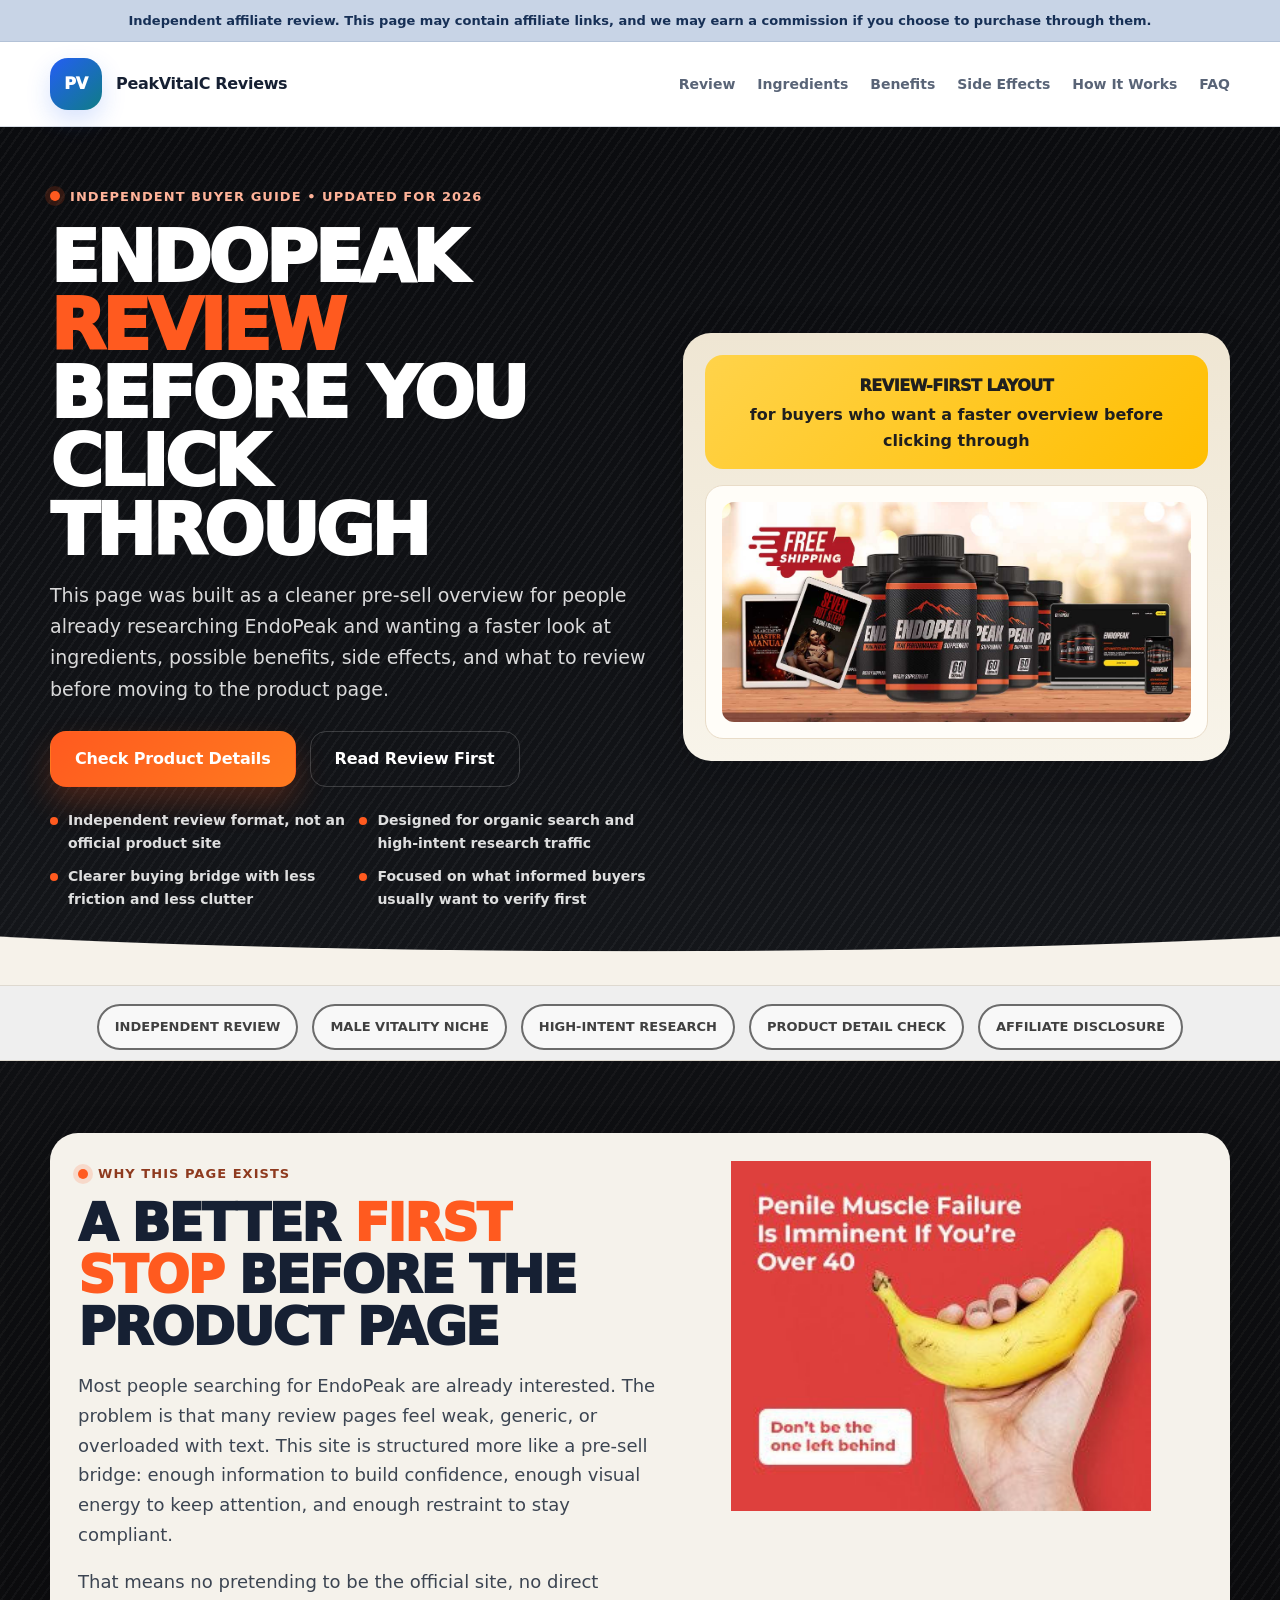
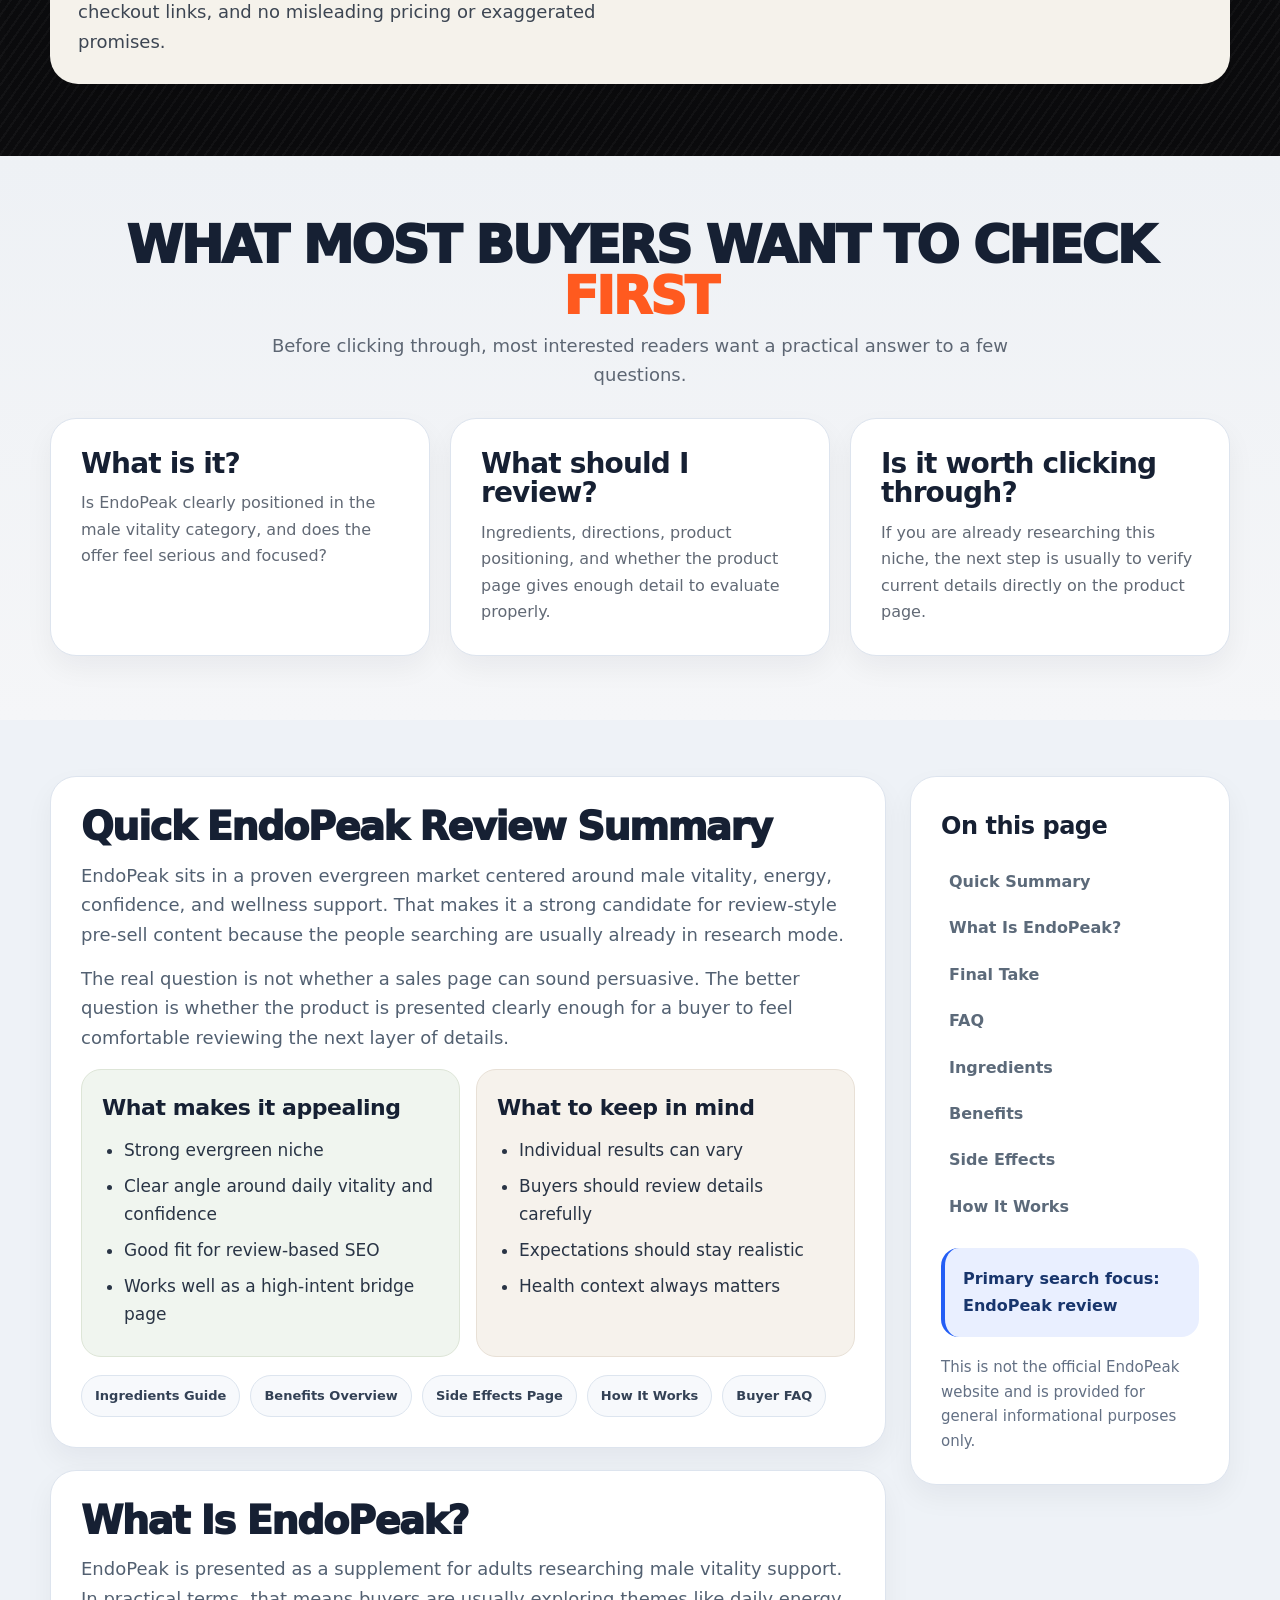
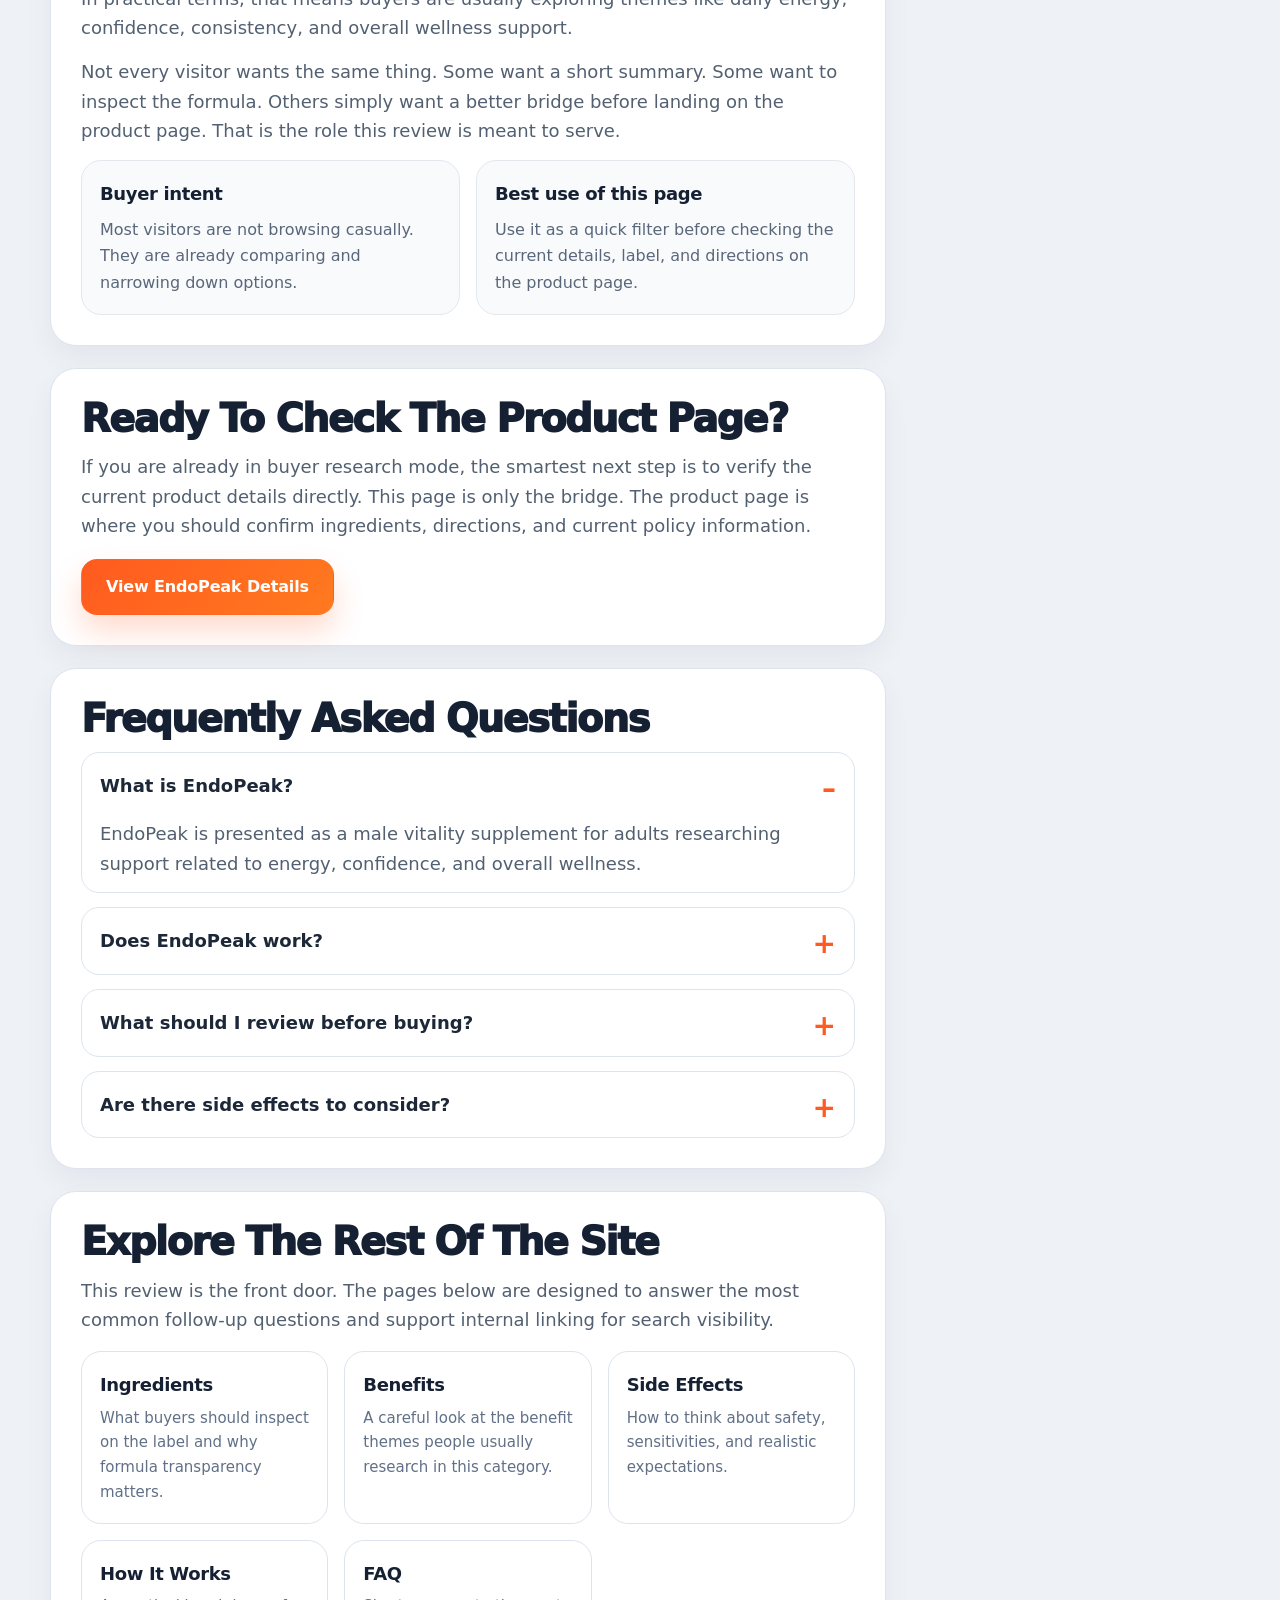
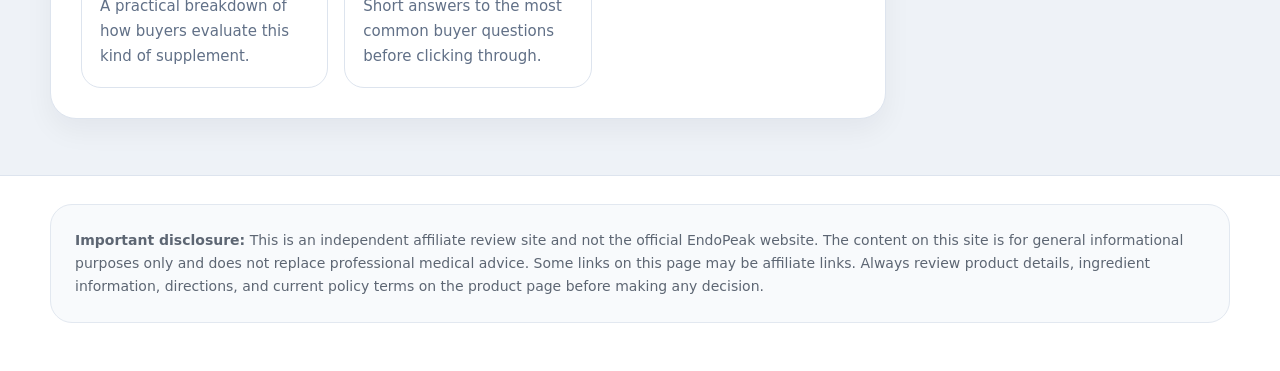
<file: index.html>
<!DOCTYPE html>
<html lang="en">
<head>
  <meta charset="UTF-8">
  <meta name="viewport" content="width=device-width, initial-scale=1.0">
  <title>EndoPeak Review 2026 | Independent Buyer Guide Before You Click Through</title>
  <meta name="description" content="Independent EndoPeak review for 2026. Explore ingredients, possible benefits, side effects, and what to check before visiting the product page.">
  <meta name="robots" content="index,follow,max-image-preview:large">
  <meta name="author" content="PeakVitalC Reviews">
  <meta name="theme-color" content="#0b0c0f">
  <link rel="canonical" href="https://jotaguedes29-tech.github.io/endopeak-review/">
  <meta property="og:type" content="website">
  <meta property="og:title" content="EndoPeak Review 2026 | Independent Buyer Guide Before You Click Through">
  <meta property="og:description" content="Independent EndoPeak review for 2026. Explore ingredients, possible benefits, side effects, and what to check before visiting the product page.">
  <meta property="og:url" content="https://jotaguedes29-tech.github.io/endopeak-review/">
  <meta property="og:site_name" content="PeakVitalC Reviews">
  <meta name="twitter:card" content="summary_large_image">
  <meta name="twitter:title" content="EndoPeak Review 2026 | Independent Buyer Guide Before You Click Through">
  <meta name="twitter:description" content="Independent EndoPeak review for 2026. Explore ingredients, possible benefits, side effects, and what to check before visiting the product page.">
  <link rel="stylesheet" href="styles.css">
  <script type="application/ld+json">{"@context": "https://schema.org", "@type": "WebPage", "name": "EndoPeak Review 2026 | Independent Buyer Guide Before You Click Through", "description": "Independent EndoPeak review for 2026. Explore ingredients, possible benefits, side effects, and what to check before visiting the product page.", "url": "https://jotaguedes29-tech.github.io/endopeak-review/", "inLanguage": "en"}</script>
  <script type="application/ld+json">{"@context": "https://schema.org", "@type": "FAQPage", "mainEntity": [{"@type": "Question", "name": "What is EndoPeak?", "acceptedAnswer": {"@type": "Answer", "text": "EndoPeak is presented as a male vitality supplement for adults researching support related to energy, confidence, and overall wellness."}}, {"@type": "Question", "name": "Does EndoPeak work?", "acceptedAnswer": {"@type": "Answer", "text": "Results can vary by person. Consistency, routine, sleep, nutrition, age, and general health all influence how any supplement may be experienced."}}, {"@type": "Question", "name": "What should I check before buying EndoPeak?", "acceptedAnswer": {"@type": "Answer", "text": "It makes sense to review the product page, ingredient label, directions, and policy details before making any purchase decision."}}, {"@type": "Question", "name": "Are there side effects to consider?", "acceptedAnswer": {"@type": "Answer", "text": "Any supplement may affect people differently. Anyone with medications, sensitivities, or health concerns should read the label carefully and seek qualified guidance if needed."}}]}</script>
  
</head>
<body>
<div class="topbar">Independent affiliate review. This page may contain affiliate links, and we may earn a commission if you choose to purchase through them.</div>
<header class="site-header">
  <div class="container header-inner">
    <a class="brand" href="index.html">
      <span class="brand-mark">PV</span>
      <span>PeakVitalC Reviews</span>
    </a>
    <nav class="nav">
      <a href="index.html">Review</a>
      <a href="ingredients.html">Ingredients</a>
      <a href="benefits.html">Benefits</a>
      <a href="side-effects.html">Side Effects</a>
      <a href="how-it-works.html">How It Works</a>
      <a href="faq.html">FAQ</a>
    </nav>
  </div>
</header>

<main>
  <section class="hero">
    <div class="container hero-grid">
      <div>
        <div class="eyebrow">Independent Buyer Guide • Updated for 2026</div>
        <h1>EndoPeak <span class="accent">Review</span> Before You Click Through</h1>
        <p>
          This page was built as a cleaner pre-sell overview for people already researching EndoPeak and wanting a faster look at ingredients,
          possible benefits, side effects, and what to review before moving to the product page.
        </p>
        <div class="hero-actions">
          <a class="btn btn-primary" href="https://e8955ao4pgyhjfrcw0tbtvvw8l.hop.clickbank.net" rel="nofollow sponsored" target="_blank">Check Product Details</a>
          <a class="btn btn-secondary" href="#review">Read Review First</a>
        </div>
        <div class="hero-points">
          <div class="hero-point">Independent review format, not an official product site</div>
          <div class="hero-point">Designed for organic search and high-intent research traffic</div>
          <div class="hero-point">Clearer buying bridge with less friction and less clutter</div>
          <div class="hero-point">Focused on what informed buyers usually want to verify first</div>
        </div>
      </div>
      <aside class="visual-card">
        <div class="visual-head">
          Review-first layout
          <span>for buyers who want a faster overview before clicking through</span>
        </div>
        <div class="visual-image">
          <img src="assets/pack.jpg" alt="EndoPeak product pack" loading="eager">
        </div>
      </aside>
    </div>
  </section>

  <section class="trust-strip">
    <div class="container">
      <div class="trust-row">
        <div class="trust-badge">Independent Review</div>
        <div class="trust-badge">Male Vitality Niche</div>
        <div class="trust-badge">High-Intent Research</div>
        <div class="trust-badge">Product Detail Check</div>
        <div class="trust-badge">Affiliate Disclosure</div>
      </div>
    </div>
  </section>

  <section class="section-dark">
    <div class="container">
      <div class="split-card">
        <div>
          <div class="eyebrow" style="color:#8e3a1e;margin-bottom:12px;">Why this page exists</div>
          <div class="big-title">A Better <span class="accent">First Stop</span> Before The Product Page</div>
          <p>
            Most people searching for EndoPeak are already interested. The problem is that many review pages feel weak,
            generic, or overloaded with text. This site is structured more like a pre-sell bridge: enough information
            to build confidence, enough visual energy to keep attention, and enough restraint to stay compliant.
          </p>
          <p style="margin-bottom:0">
            That means no pretending to be the official site, no direct checkout links, and no misleading pricing or exaggerated promises.
          </p>
        </div>
        <div>
          <img src="assets/mini-banner.png" alt="EndoPeak promotional banner" loading="lazy">
        </div>
      </div>
    </div>
  </section>

  <section class="section-light">
    <div class="container">
      <div class="section-head">
        <h2>What Most Buyers Want To Check <span class="accent">First</span></h2>
        <p>Before clicking through, most interested readers want a practical answer to a few questions.</p>
      </div>
      <div class="grid-3">
        <div class="info-card">
          <h3>What is it?</h3>
          <p>Is EndoPeak clearly positioned in the male vitality category, and does the offer feel serious and focused?</p>
        </div>
        <div class="info-card">
          <h3>What should I review?</h3>
          <p>Ingredients, directions, product positioning, and whether the product page gives enough detail to evaluate properly.</p>
        </div>
        <div class="info-card">
          <h3>Is it worth clicking through?</h3>
          <p>If you are already researching this niche, the next step is usually to verify current details directly on the product page.</p>
        </div>
      </div>
    </div>
  </section>

  <section class="layout">
    <div class="container layout-grid">
      <div class="stack">
        <article class="content-card" id="review">
          <h2>Quick EndoPeak Review Summary</h2>
          <p class="lead">
            EndoPeak sits in a proven evergreen market centered around male vitality, energy, confidence, and wellness support.
            That makes it a strong candidate for review-style pre-sell content because the people searching are usually already in research mode.
          </p>
          <p>
            The real question is not whether a sales page can sound persuasive. The better question is whether the product is presented clearly enough
            for a buyer to feel comfortable reviewing the next layer of details.
          </p>
          <div class="compare">
            <div class="mini">
              <h3>What makes it appealing</h3>
              <ul>
                <li>Strong evergreen niche</li>
                <li>Clear angle around daily vitality and confidence</li>
                <li>Good fit for review-based SEO</li>
                <li>Works well as a high-intent bridge page</li>
              </ul>
            </div>
            <div class="mini alt">
              <h3>What to keep in mind</h3>
              <ul>
                <li>Individual results can vary</li>
                <li>Buyers should review details carefully</li>
                <li>Expectations should stay realistic</li>
                <li>Health context always matters</li>
              </ul>
            </div>
          </div>
          <div class="link-row">
            <a class="chip" href="ingredients.html">Ingredients Guide</a>
            <a class="chip" href="benefits.html">Benefits Overview</a>
            <a class="chip" href="side-effects.html">Side Effects Page</a>
            <a class="chip" href="how-it-works.html">How It Works</a>
            <a class="chip" href="faq.html">Buyer FAQ</a>
          </div>
        </article>

        <article class="content-card" id="what-is">
          <h2>What Is EndoPeak?</h2>
          <p>
            EndoPeak is presented as a supplement for adults researching male vitality support. In practical terms,
            that means buyers are usually exploring themes like daily energy, confidence, consistency, and overall wellness support.
          </p>
          <p>
            Not every visitor wants the same thing. Some want a short summary. Some want to inspect the formula.
            Others simply want a better bridge before landing on the product page. That is the role this review is meant to serve.
          </p>
          <div class="inline-card-grid">
            <div class="small-card">
              <h4>Buyer intent</h4>
              <p>Most visitors are not browsing casually. They are already comparing and narrowing down options.</p>
            </div>
            <div class="small-card">
              <h4>Best use of this page</h4>
              <p>Use it as a quick filter before checking the current details, label, and directions on the product page.</p>
            </div>
          </div>
        </article>

        <article class="content-card" id="final">
          <h2>Ready To Check The Product Page?</h2>
          <p>
            If you are already in buyer research mode, the smartest next step is to verify the current product details directly.
            This page is only the bridge. The product page is where you should confirm ingredients, directions, and current policy information.
          </p>
          <div class="hero-actions" style="margin-top:18px">
            <a class="btn btn-primary" href="https://e8955ao4pgyhjfrcw0tbtvvw8l.hop.clickbank.net" rel="nofollow sponsored" target="_blank">View EndoPeak Details</a>
          </div>
        </article>

        <article class="content-card" id="faq">
          <h2>Frequently Asked Questions</h2>
          <div class="faq">
            <details open>
              <summary>What is EndoPeak?</summary>
              <p>EndoPeak is presented as a male vitality supplement for adults researching support related to energy, confidence, and overall wellness.</p>
            </details>
            <details>
              <summary>Does EndoPeak work?</summary>
              <p>Results can vary from person to person. Lifestyle, consistency, age, sleep, and general health all influence how any supplement may be experienced.</p>
            </details>
            <details>
              <summary>What should I review before buying?</summary>
              <p>It makes sense to review the product page, ingredient label, directions, and policy details before making any purchase decision.</p>
            </details>
            <details>
              <summary>Are there side effects to consider?</summary>
              <p>Any supplement may affect people differently. Anyone with medications, sensitivities, or health concerns should read the label carefully and seek qualified guidance if needed.</p>
            </details>
          </div>
        </article>

        <article class="content-card">
          <h2>Explore The Rest Of The Site</h2>
          <p>
            This review is the front door. The pages below are designed to answer the most common follow-up questions and support internal linking for search visibility.
          </p>
          <div class="explore-grid">
            <a class="explore-card" href="ingredients.html"><strong>Ingredients</strong><p>What buyers should inspect on the label and why formula transparency matters.</p></a>
            <a class="explore-card" href="benefits.html"><strong>Benefits</strong><p>A careful look at the benefit themes people usually research in this category.</p></a>
            <a class="explore-card" href="side-effects.html"><strong>Side Effects</strong><p>How to think about safety, sensitivities, and realistic expectations.</p></a>
            <a class="explore-card" href="how-it-works.html"><strong>How It Works</strong><p>A practical breakdown of how buyers evaluate this kind of supplement.</p></a>
            <a class="explore-card" href="faq.html"><strong>FAQ</strong><p>Short answers to the most common buyer questions before clicking through.</p></a>
          </div>
        </article>
      </div>

      <aside class="sidebar">
        <div class="sidebar-card">
          <h3>On this page</h3>
          <a href="#review">Quick Summary</a>
          <a href="#what-is">What Is EndoPeak?</a>
          <a href="#final">Final Take</a>
          <a href="#faq">FAQ</a>
          <a href="ingredients.html">Ingredients</a>
          <a href="benefits.html">Benefits</a>
          <a href="side-effects.html">Side Effects</a>
          <a href="how-it-works.html">How It Works</a>
          <div class="focus-box">
            Primary search focus:<br><strong>EndoPeak review</strong>
          </div>
          <p style="margin:18px 0 0;color:#637084;font-size:15px;">
            This is not the official EndoPeak website and is provided for general informational purposes only.
          </p>
        </div>
      </aside>
    </div>
  </section>
</main>

<footer class="footer">
  <div class="container">
    <div class="footer-card">
      <strong>Important disclosure:</strong>
      This is an independent affiliate review site and not the official EndoPeak website. The content on this site is for general informational purposes only and does not replace professional medical advice. Some links on this page may be affiliate links. Always review product details, ingredient information, directions, and current policy terms on the product page before making any decision.
    </div>
  </div>
</footer>
<div class="sticky-mobile">
  <a class="btn btn-primary" href="https://e8955ao4pgyhjfrcw0tbtvvw8l.hop.clickbank.net" rel="nofollow sponsored" target="_blank">Check Product Details</a>
</div>
</body>
</html>
</file>
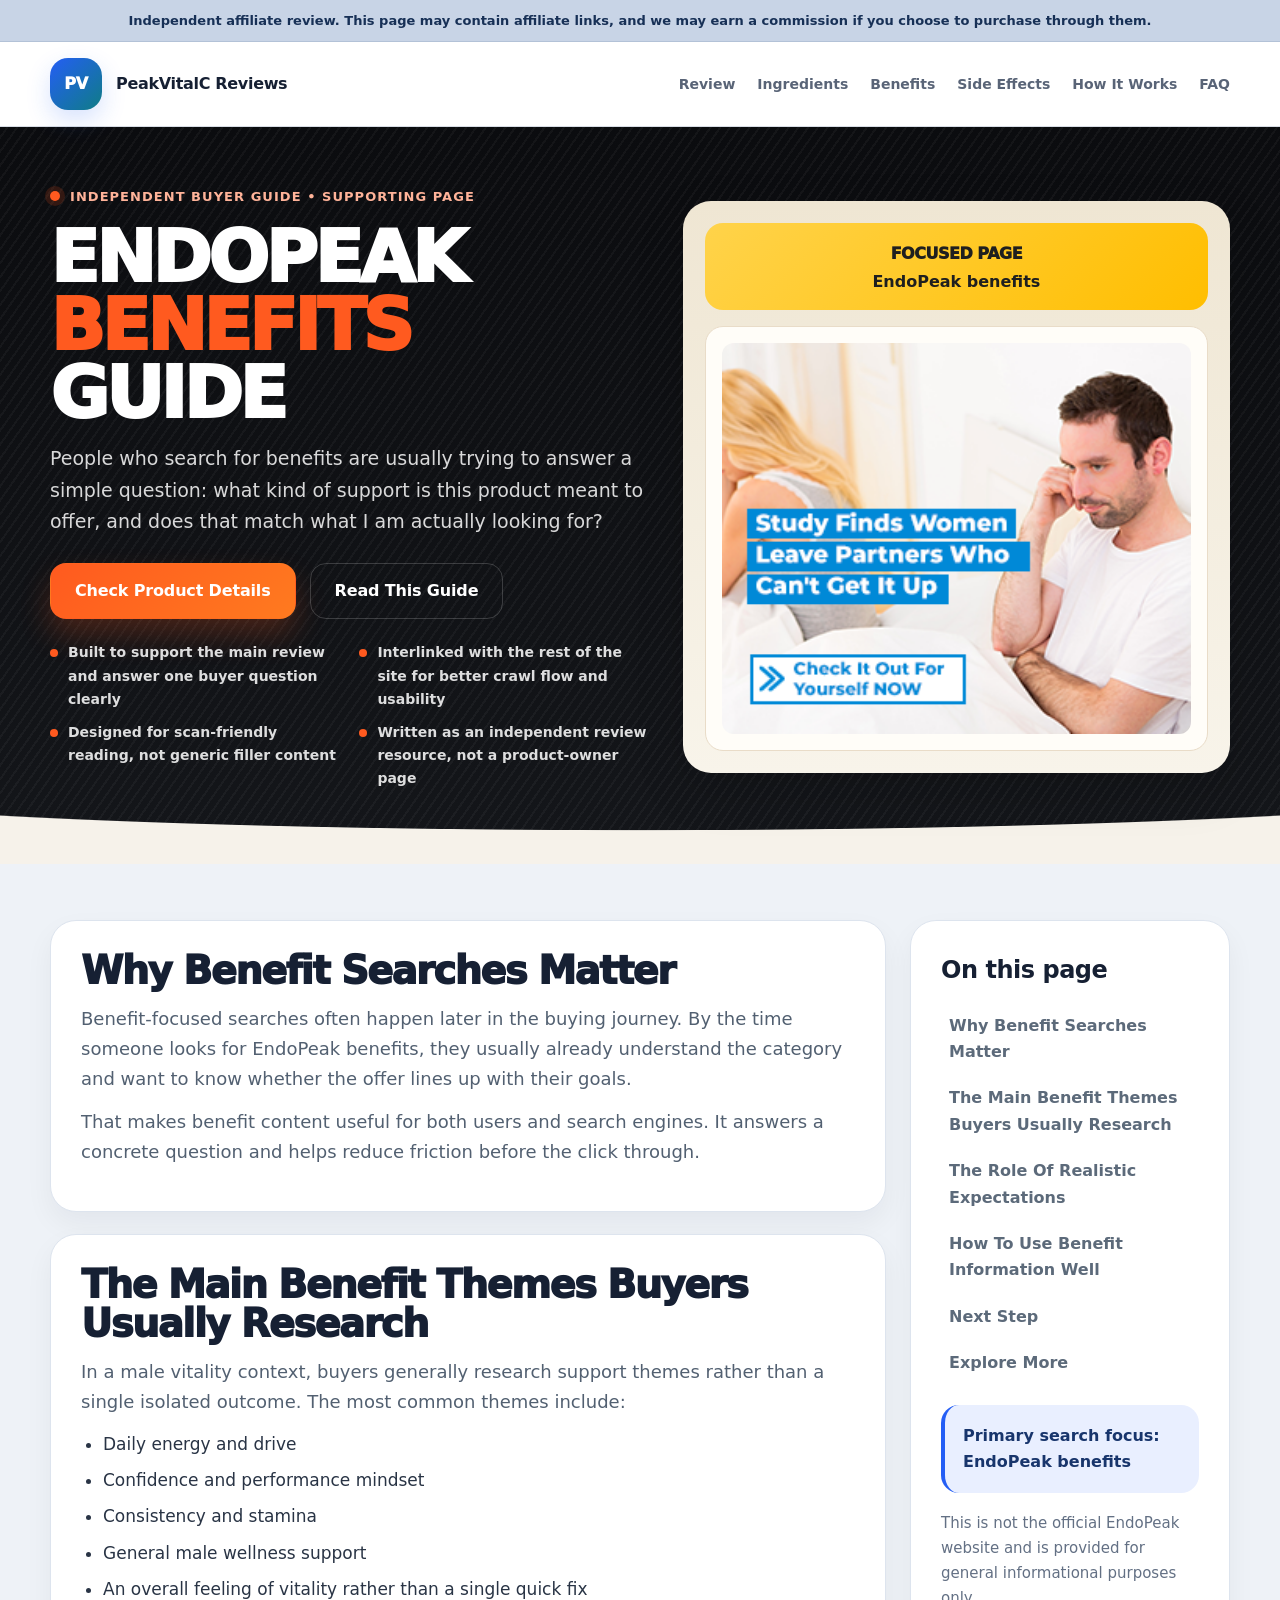
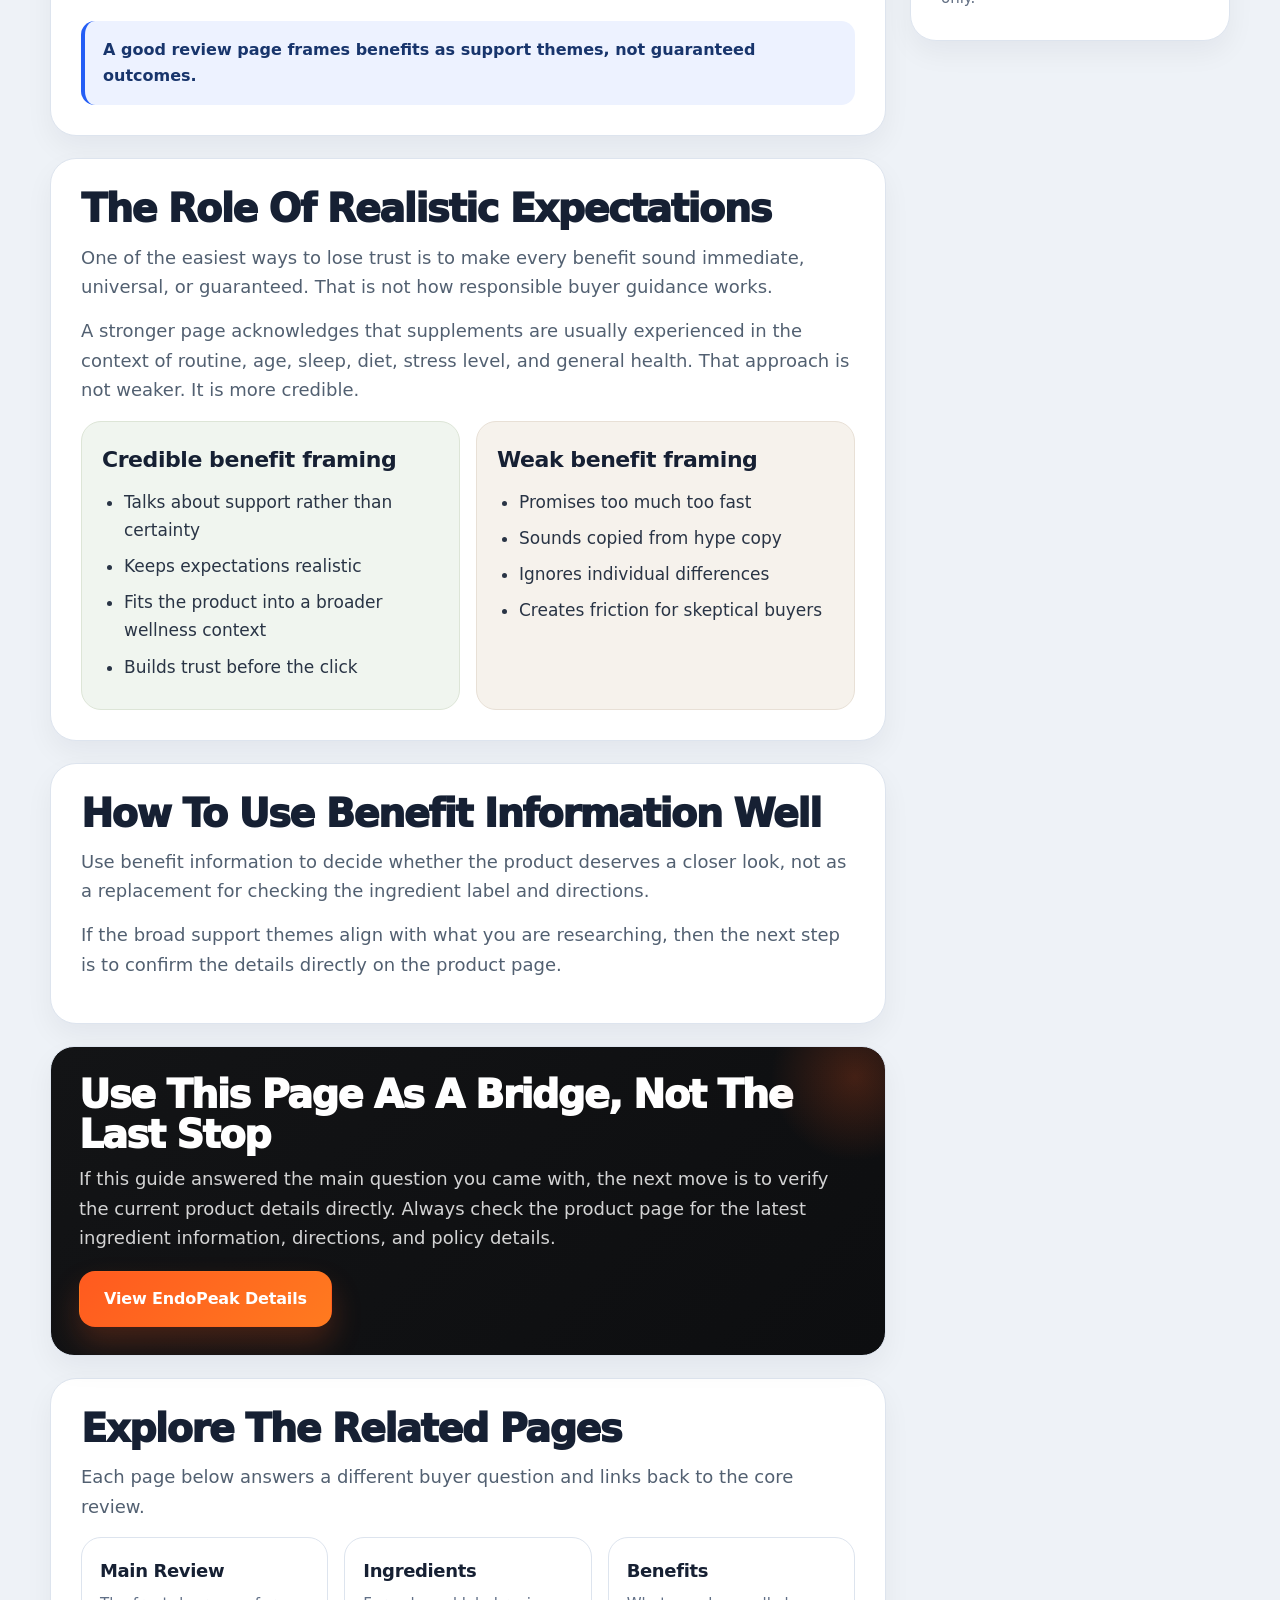
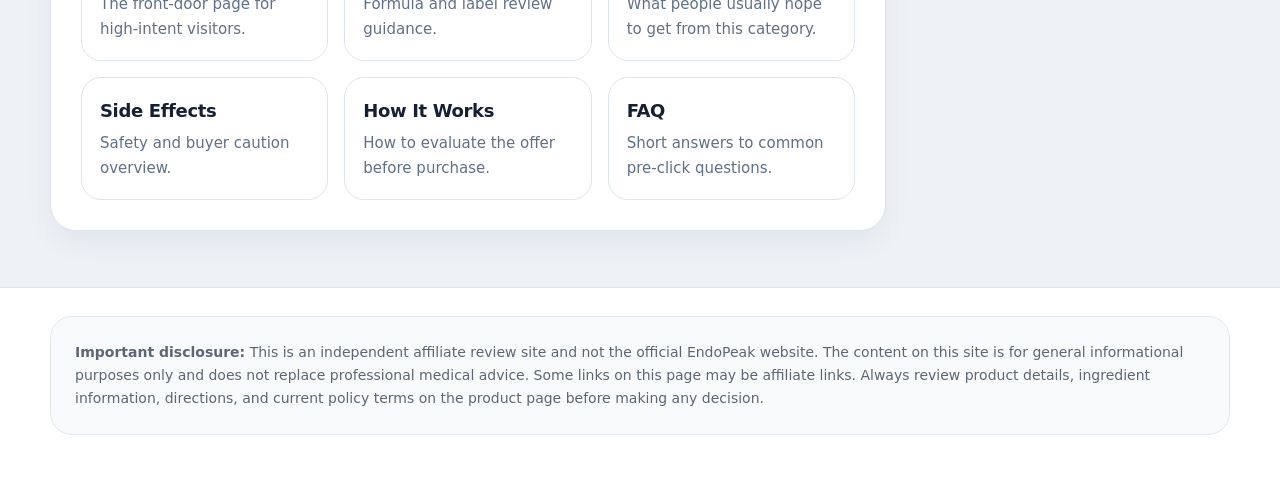
<file: benefits.html>
<!DOCTYPE html>
<html lang="en">
<head>
  <meta charset="UTF-8">
  <meta name="viewport" content="width=device-width, initial-scale=1.0">
  <title>EndoPeak Benefits Guide | What Buyers Usually Hope To Support</title>
  <meta name="description" content="Independent EndoPeak benefits guide covering the main support themes buyers usually research, how to think about expectations, and what benefit-focused searches often mean.">
  <meta name="robots" content="index,follow,max-image-preview:large">
  <meta name="author" content="PeakVitalC Reviews">
  <meta name="theme-color" content="#0b0c0f">
  <link rel="canonical" href="https://jotaguedes29-tech.github.io/endopeak-review/benefits.html">
  <meta property="og:type" content="website">
  <meta property="og:title" content="EndoPeak Benefits Guide | What Buyers Usually Hope To Support">
  <meta property="og:description" content="Independent EndoPeak benefits guide covering the main support themes buyers usually research, how to think about expectations, and what benefit-focused searches often mean.">
  <meta property="og:url" content="https://jotaguedes29-tech.github.io/endopeak-review/benefits.html">
  <meta property="og:site_name" content="PeakVitalC Reviews">
  <meta name="twitter:card" content="summary_large_image">
  <meta name="twitter:title" content="EndoPeak Benefits Guide | What Buyers Usually Hope To Support">
  <meta name="twitter:description" content="Independent EndoPeak benefits guide covering the main support themes buyers usually research, how to think about expectations, and what benefit-focused searches often mean.">
  <link rel="stylesheet" href="styles.css">
  <script type="application/ld+json">{"@context": "https://schema.org", "@type": "WebPage", "name": "EndoPeak Benefits Guide | What Buyers Usually Hope To Support", "description": "Independent EndoPeak benefits guide covering the main support themes buyers usually research, how to think about expectations, and what benefit-focused searches often mean.", "url": "https://jotaguedes29-tech.github.io/endopeak-review/benefits.html", "inLanguage": "en"}</script>
  <script type="application/ld+json">{"@context": "https://schema.org", "@type": "FAQPage", "mainEntity": [{"@type": "Question", "name": "What kinds of benefits do buyers usually look for with EndoPeak?", "acceptedAnswer": {"@type": "Answer", "text": "Most buyers research support related to energy, confidence, stamina, and overall male vitality."}}, {"@type": "Question", "name": "Should I expect the same results as everyone else?", "acceptedAnswer": {"@type": "Answer", "text": "No. Benefit experiences can vary because routine, lifestyle, age, and general health all influence how products are experienced."}}, {"@type": "Question", "name": "How should I use a benefits page before buying?", "acceptedAnswer": {"@type": "Answer", "text": "Use it as a filter. If the support themes match what you are researching, then review the full product details before deciding."}}]}</script>
  
</head>
<body>
<div class="topbar">Independent affiliate review. This page may contain affiliate links, and we may earn a commission if you choose to purchase through them.</div>
<header class="site-header">
  <div class="container header-inner">
    <a class="brand" href="index.html">
      <span class="brand-mark">PV</span>
      <span>PeakVitalC Reviews</span>
    </a>
    <nav class="nav">
      <a href="index.html">Review</a>
      <a href="ingredients.html">Ingredients</a>
      <a href="benefits.html">Benefits</a>
      <a href="side-effects.html">Side Effects</a>
      <a href="how-it-works.html">How It Works</a>
      <a href="faq.html">FAQ</a>
    </nav>
  </div>
</header>

<main>
  <section class="hero">
    <div class="container hero-grid">
      <div>
        <div class="eyebrow">Independent Buyer Guide • Supporting Page</div>
        <h1>EndoPeak <span class="accent">Benefits</span> Guide</h1>
        <p>People who search for benefits are usually trying to answer a simple question: what kind of support is this product meant to offer, and does that match what I am actually looking for?</p>
        <div class="hero-actions">
          <a class="btn btn-primary" href="https://e8955ao4pgyhjfrcw0tbtvvw8l.hop.clickbank.net" rel="nofollow sponsored" target="_blank">Check Product Details</a>
          <a class="btn btn-secondary" href="#main-content">Read This Guide</a>
        </div>
        <div class="hero-points">
          <div class="hero-point">Built to support the main review and answer one buyer question clearly</div>
          <div class="hero-point">Interlinked with the rest of the site for better crawl flow and usability</div>
          <div class="hero-point">Designed for scan-friendly reading, not generic filler content</div>
          <div class="hero-point">Written as an independent review resource, not a product-owner page</div>
        </div>
      </div>
      <aside class="visual-card">
        <div class="visual-head">
          Focused page
          <span>EndoPeak benefits</span>
        </div>
        <div class="visual-image">
          <img src="assets/mini-banner2.png" alt="EndoPeak review banner" loading="eager">
        </div>
      </aside>
    </div>
  </section>

  <section class="layout" id="main-content">
    <div class="container layout-grid">
      <div class="stack">

        <article class="content-card" id="benefit-intent">
          <h2>Why Benefit Searches Matter</h2>
<p>Benefit-focused searches often happen later in the buying journey. By the time someone looks for EndoPeak benefits, they usually already understand the category and want to know whether the offer lines up with their goals.</p><p>That makes benefit content useful for both users and search engines. It answers a concrete question and helps reduce friction before the click through.</p></article>
        <article class="content-card" id="common-benefit-themes">
          <h2>The Main Benefit Themes Buyers Usually Research</h2>
<p>In a male vitality context, buyers generally research support themes rather than a single isolated outcome. The most common themes include:</p><ul><li>Daily energy and drive</li><li>Confidence and performance mindset</li><li>Consistency and stamina</li><li>General male wellness support</li><li>An overall feeling of vitality rather than a single quick fix</li></ul><div class="note">A good review page frames benefits as support themes, not guaranteed outcomes.</div></article>
        <article class="content-card" id="expectations">
          <h2>The Role Of Realistic Expectations</h2>
<p>One of the easiest ways to lose trust is to make every benefit sound immediate, universal, or guaranteed. That is not how responsible buyer guidance works.</p><p>A stronger page acknowledges that supplements are usually experienced in the context of routine, age, sleep, diet, stress level, and general health. That approach is not weaker. It is more credible.</p>
          <div class="compare">
            <div class="mini">
              <h3>Credible benefit framing</h3>
              <ul><li>Talks about support rather than certainty</li><li>Keeps expectations realistic</li><li>Fits the product into a broader wellness context</li><li>Builds trust before the click</li></ul>
            </div>
            <div class="mini alt">
              <h3>Weak benefit framing</h3>
              <ul><li>Promises too much too fast</li><li>Sounds copied from hype copy</li><li>Ignores individual differences</li><li>Creates friction for skeptical buyers</li></ul>
            </div>
          </div>
</article>
        <article class="content-card" id="best-use">
          <h2>How To Use Benefit Information Well</h2>
<p>Use benefit information to decide whether the product deserves a closer look, not as a replacement for checking the ingredient label and directions.</p><p>If the broad support themes align with what you are researching, then the next step is to confirm the details directly on the product page.</p></article>
        <article class="content-card cta-band" id="next-step">
          <h2>Use This Page As A Bridge, Not The Last Stop</h2>
          <p>
            If this guide answered the main question you came with, the next move is to verify the current product details directly.
            Always check the product page for the latest ingredient information, directions, and policy details.
          </p>
          <div class="hero-actions" style="margin-top:18px">
            <a class="btn btn-primary" href="https://e8955ao4pgyhjfrcw0tbtvvw8l.hop.clickbank.net" rel="nofollow sponsored" target="_blank">View EndoPeak Details</a>
          </div>
        </article>

        <article class="content-card" id="explore">
          <h2>Explore The Related Pages</h2>
          <p>Each page below answers a different buyer question and links back to the core review.</p>
          <div class="explore-grid">
            <a class="explore-card" href="index.html"><strong>Main Review</strong><p>The front-door page for high-intent visitors.</p></a>
            <a class="explore-card" href="ingredients.html"><strong>Ingredients</strong><p>Formula and label review guidance.</p></a>
            <a class="explore-card" href="benefits.html"><strong>Benefits</strong><p>What people usually hope to get from this category.</p></a>
            <a class="explore-card" href="side-effects.html"><strong>Side Effects</strong><p>Safety and buyer caution overview.</p></a>
            <a class="explore-card" href="how-it-works.html"><strong>How It Works</strong><p>How to evaluate the offer before purchase.</p></a>
            <a class="explore-card" href="faq.html"><strong>FAQ</strong><p>Short answers to common pre-click questions.</p></a>
          </div>
        </article>
      </div>

      <aside class="sidebar">
        <div class="sidebar-card">
          <h3>On this page</h3>
<a href="#benefit-intent">Why Benefit Searches Matter</a><a href="#common-benefit-themes">The Main Benefit Themes Buyers Usually Research</a><a href="#expectations">The Role Of Realistic Expectations</a><a href="#best-use">How To Use Benefit Information Well</a>
          <a href="#next-step">Next Step</a>
          <a href="#explore">Explore More</a>
          <div class="focus-box">
            Primary search focus:<br><strong>EndoPeak benefits</strong>
          </div>
          <p style="margin:18px 0 0;color:#637084;font-size:15px;">
            This is not the official EndoPeak website and is provided for general informational purposes only.
          </p>
        </div>
      </aside>
    </div>
  </section>
</main>

<footer class="footer">
  <div class="container">
    <div class="footer-card">
      <strong>Important disclosure:</strong>
      This is an independent affiliate review site and not the official EndoPeak website. The content on this site is for general informational purposes only and does not replace professional medical advice. Some links on this page may be affiliate links. Always review product details, ingredient information, directions, and current policy terms on the product page before making any decision.
    </div>
  </div>
</footer>
<div class="sticky-mobile">
  <a class="btn btn-primary" href="https://e8955ao4pgyhjfrcw0tbtvvw8l.hop.clickbank.net" rel="nofollow sponsored" target="_blank">Check Product Details</a>
</div>
</body>
</html>
</file>
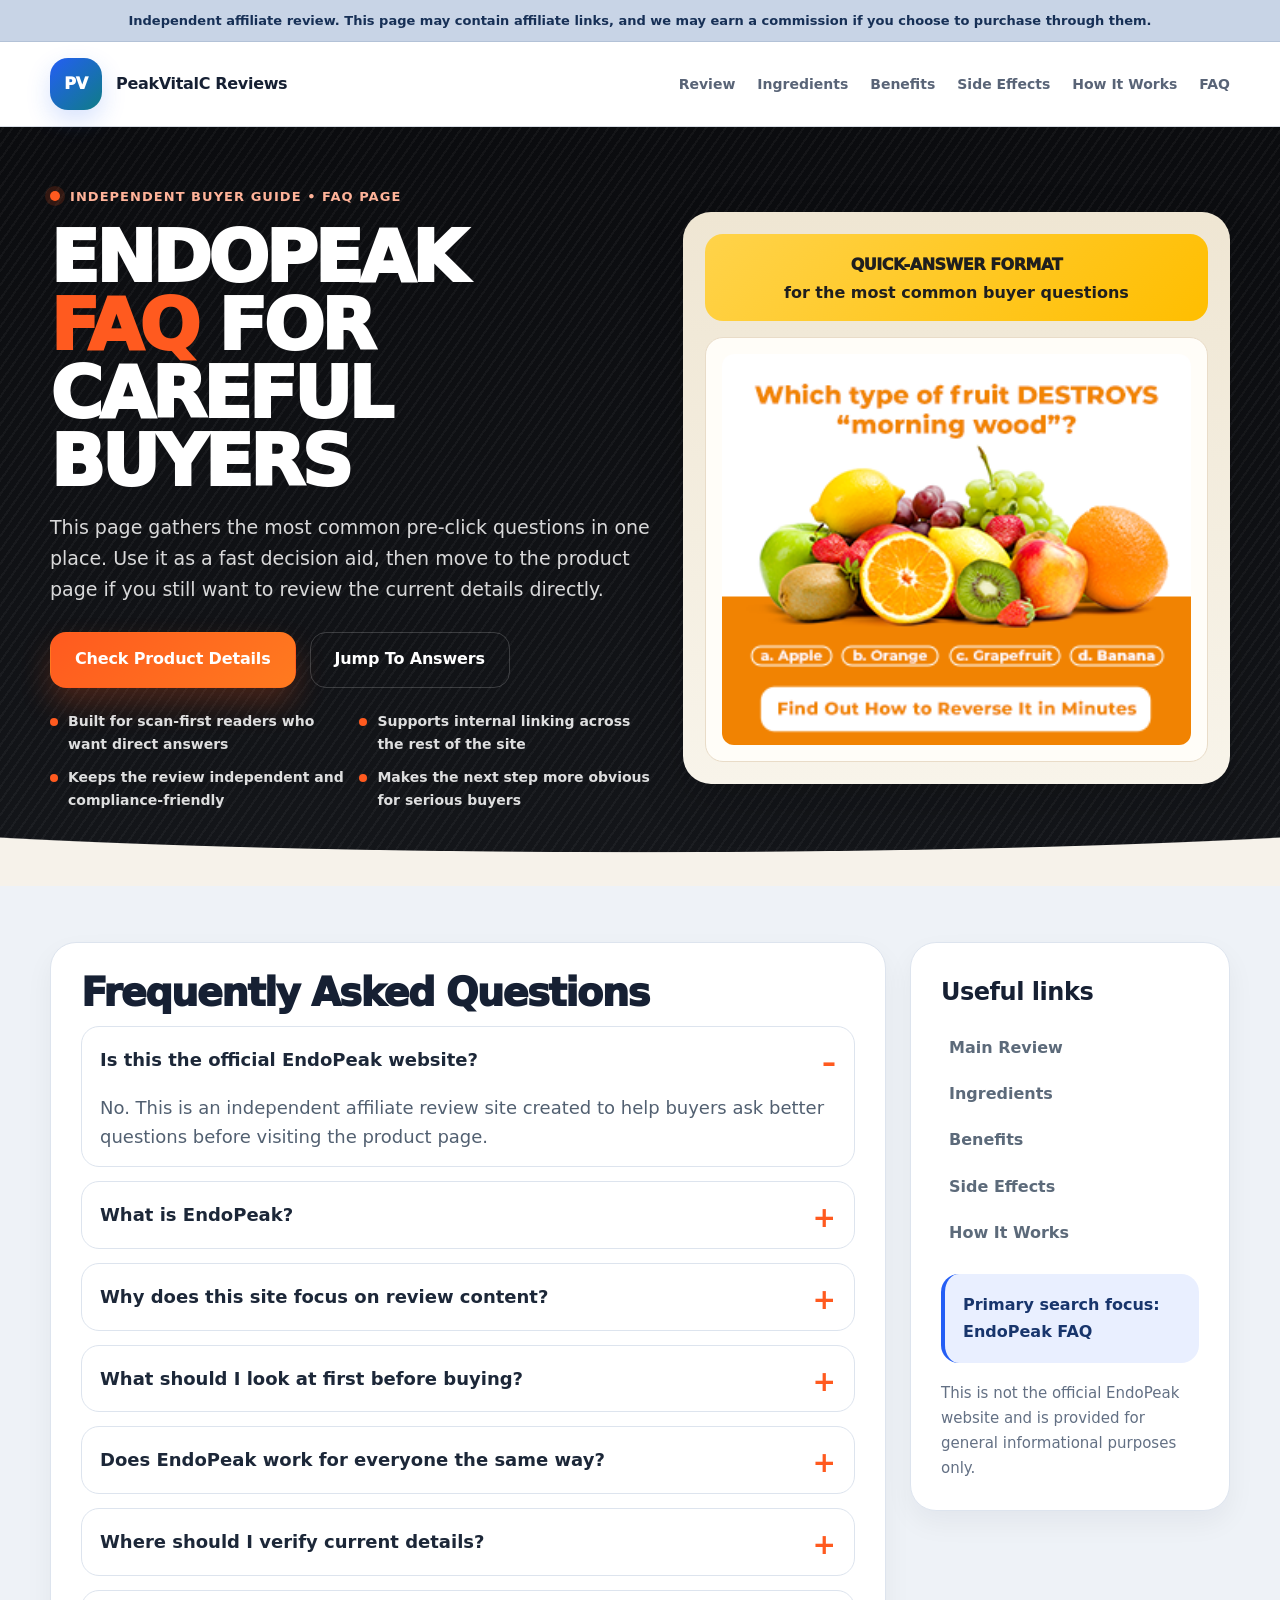
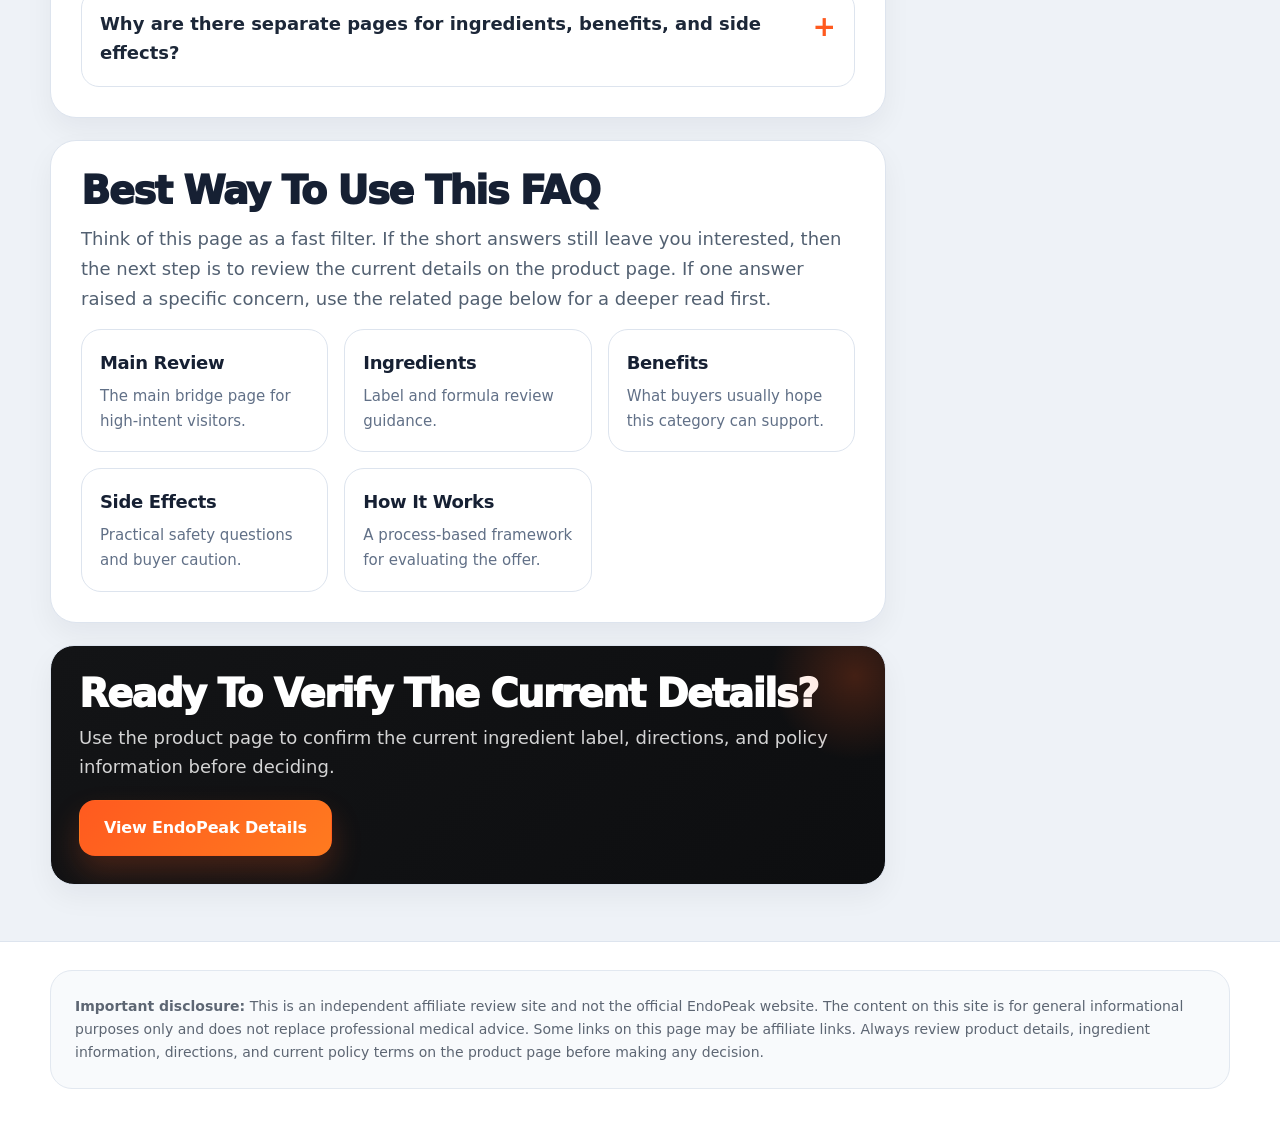
<file: faq.html>
<!DOCTYPE html>
<html lang="en">
<head>
  <meta charset="UTF-8">
  <meta name="viewport" content="width=device-width, initial-scale=1.0">
  <title>EndoPeak FAQ | Common Buyer Questions Answered Clearly</title>
  <meta name="description" content="Independent EndoPeak FAQ page covering common buyer questions about the product, ingredients, benefits, side effects, and how to review the offer responsibly.">
  <meta name="robots" content="index,follow,max-image-preview:large">
  <meta name="author" content="PeakVitalC Reviews">
  <meta name="theme-color" content="#0b0c0f">
  <link rel="canonical" href="https://jotaguedes29-tech.github.io/endopeak-review/faq.html">
  <meta property="og:type" content="website">
  <meta property="og:title" content="EndoPeak FAQ | Common Buyer Questions Answered Clearly">
  <meta property="og:description" content="Independent EndoPeak FAQ page covering common buyer questions about the product, ingredients, benefits, side effects, and how to review the offer responsibly.">
  <meta property="og:url" content="https://jotaguedes29-tech.github.io/endopeak-review/faq.html">
  <meta property="og:site_name" content="PeakVitalC Reviews">
  <meta name="twitter:card" content="summary_large_image">
  <meta name="twitter:title" content="EndoPeak FAQ | Common Buyer Questions Answered Clearly">
  <meta name="twitter:description" content="Independent EndoPeak FAQ page covering common buyer questions about the product, ingredients, benefits, side effects, and how to review the offer responsibly.">
  <link rel="stylesheet" href="styles.css">
  <script type="application/ld+json">{"@context": "https://schema.org", "@type": "WebPage", "name": "EndoPeak FAQ | Common Buyer Questions Answered Clearly", "description": "Independent EndoPeak FAQ page covering common buyer questions about the product, ingredients, benefits, side effects, and how to review the offer responsibly.", "url": "https://jotaguedes29-tech.github.io/endopeak-review/faq.html", "inLanguage": "en"}</script>
  <script type="application/ld+json">{"@context": "https://schema.org", "@type": "FAQPage", "mainEntity": [{"@type": "Question", "name": "Is this the official EndoPeak website?", "acceptedAnswer": {"@type": "Answer", "text": "No. This is an independent affiliate review site designed to help buyers ask better questions before visiting the product page."}}, {"@type": "Question", "name": "Where should I verify current product details?", "acceptedAnswer": {"@type": "Answer", "text": "The product page is the best place to verify the current label, directions, and policy information."}}, {"@type": "Question", "name": "Why does this site have separate pages?", "acceptedAnswer": {"@type": "Answer", "text": "Separate pages improve clarity for users and make it easier to answer one buyer question at a time."}}]}</script>
  
</head>
<body>
<div class="topbar">Independent affiliate review. This page may contain affiliate links, and we may earn a commission if you choose to purchase through them.</div>
<header class="site-header">
  <div class="container header-inner">
    <a class="brand" href="index.html">
      <span class="brand-mark">PV</span>
      <span>PeakVitalC Reviews</span>
    </a>
    <nav class="nav">
      <a href="index.html">Review</a>
      <a href="ingredients.html">Ingredients</a>
      <a href="benefits.html">Benefits</a>
      <a href="side-effects.html">Side Effects</a>
      <a href="how-it-works.html">How It Works</a>
      <a href="faq.html">FAQ</a>
    </nav>
  </div>
</header>

<main>
  <section class="hero">
    <div class="container hero-grid">
      <div>
        <div class="eyebrow">Independent Buyer Guide • FAQ Page</div>
        <h1>EndoPeak <span class="accent">FAQ</span> For Careful Buyers</h1>
        <p>
          This page gathers the most common pre-click questions in one place. Use it as a fast decision aid, then move to the product page if you still want to review the current details directly.
        </p>
        <div class="hero-actions">
          <a class="btn btn-primary" href="https://e8955ao4pgyhjfrcw0tbtvvw8l.hop.clickbank.net" rel="nofollow sponsored" target="_blank">Check Product Details</a>
          <a class="btn btn-secondary" href="#faq-list">Jump To Answers</a>
        </div>
        <div class="hero-points">
          <div class="hero-point">Built for scan-first readers who want direct answers</div>
          <div class="hero-point">Supports internal linking across the rest of the site</div>
          <div class="hero-point">Keeps the review independent and compliance-friendly</div>
          <div class="hero-point">Makes the next step more obvious for serious buyers</div>
        </div>
      </div>
      <aside class="visual-card">
        <div class="visual-head">
          Quick-answer format
          <span>for the most common buyer questions</span>
        </div>
        <div class="visual-image">
          <img src="assets/mini-banner3.png" alt="EndoPeak FAQ banner" loading="eager">
        </div>
      </aside>
    </div>
  </section>

  <section class="layout">
    <div class="container layout-grid">
      <div class="stack">
        <article class="content-card" id="faq-list">
          <h2>Frequently Asked Questions</h2>
          <div class="faq">
            <details open>
              <summary>Is this the official EndoPeak website?</summary>
              <p>No. This is an independent affiliate review site created to help buyers ask better questions before visiting the product page.</p>
            </details>
            <details>
              <summary>What is EndoPeak?</summary>
              <p>EndoPeak is presented as a male vitality supplement for adults researching support related to energy, confidence, and overall wellness.</p>
            </details>
            <details>
              <summary>Why does this site focus on review content?</summary>
              <p>Because many buyers prefer a cleaner bridge page before they read the full product page. Review content helps reduce friction and answer practical questions first.</p>
            </details>
            <details>
              <summary>What should I look at first before buying?</summary>
              <p>Start with the product positioning, the ingredient label, the serving directions, and any caution notes that matter to your situation.</p>
            </details>
            <details>
              <summary>Does EndoPeak work for everyone the same way?</summary>
              <p>No. Buyer experience can vary depending on age, routine, sleep, diet, stress level, medications, and overall health context.</p>
            </details>
            <details>
              <summary>Where should I verify current details?</summary>
              <p>The product page is the best place to verify the current label, directions, and policy information.</p>
            </details>
            <details>
              <summary>Why are there separate pages for ingredients, benefits, and side effects?</summary>
              <p>Separate pages improve clarity for users, make internal linking cleaner, and let each page answer one buyer question more directly.</p>
            </details>
          </div>
        </article>

        <article class="content-card">
          <h2>Best Way To Use This FAQ</h2>
          <p>
            Think of this page as a fast filter. If the short answers still leave you interested, then the next step is to review the current details on the product page.
            If one answer raised a specific concern, use the related page below for a deeper read first.
          </p>
          <div class="explore-grid">
            <a class="explore-card" href="index.html"><strong>Main Review</strong><p>The main bridge page for high-intent visitors.</p></a>
            <a class="explore-card" href="ingredients.html"><strong>Ingredients</strong><p>Label and formula review guidance.</p></a>
            <a class="explore-card" href="benefits.html"><strong>Benefits</strong><p>What buyers usually hope this category can support.</p></a>
            <a class="explore-card" href="side-effects.html"><strong>Side Effects</strong><p>Practical safety questions and buyer caution.</p></a>
            <a class="explore-card" href="how-it-works.html"><strong>How It Works</strong><p>A process-based framework for evaluating the offer.</p></a>
          </div>
        </article>

        <article class="content-card cta-band">
          <h2>Ready To Verify The Current Details?</h2>
          <p>Use the product page to confirm the current ingredient label, directions, and policy information before deciding.</p>
          <div class="hero-actions" style="margin-top:18px">
            <a class="btn btn-primary" href="https://e8955ao4pgyhjfrcw0tbtvvw8l.hop.clickbank.net" rel="nofollow sponsored" target="_blank">View EndoPeak Details</a>
          </div>
        </article>
      </div>

      <aside class="sidebar">
        <div class="sidebar-card">
          <h3>Useful links</h3>
          <a href="index.html">Main Review</a>
          <a href="ingredients.html">Ingredients</a>
          <a href="benefits.html">Benefits</a>
          <a href="side-effects.html">Side Effects</a>
          <a href="how-it-works.html">How It Works</a>
          <div class="focus-box">
            Primary search focus:<br><strong>EndoPeak FAQ</strong>
          </div>
          <p style="margin:18px 0 0;color:#637084;font-size:15px;">
            This is not the official EndoPeak website and is provided for general informational purposes only.
          </p>
        </div>
      </aside>
    </div>
  </section>
</main>

<footer class="footer">
  <div class="container">
    <div class="footer-card">
      <strong>Important disclosure:</strong>
      This is an independent affiliate review site and not the official EndoPeak website. The content on this site is for general informational purposes only and does not replace professional medical advice. Some links on this page may be affiliate links. Always review product details, ingredient information, directions, and current policy terms on the product page before making any decision.
    </div>
  </div>
</footer>
<div class="sticky-mobile">
  <a class="btn btn-primary" href="https://e8955ao4pgyhjfrcw0tbtvvw8l.hop.clickbank.net" rel="nofollow sponsored" target="_blank">Check Product Details</a>
</div>
</body>
</html>
</file>
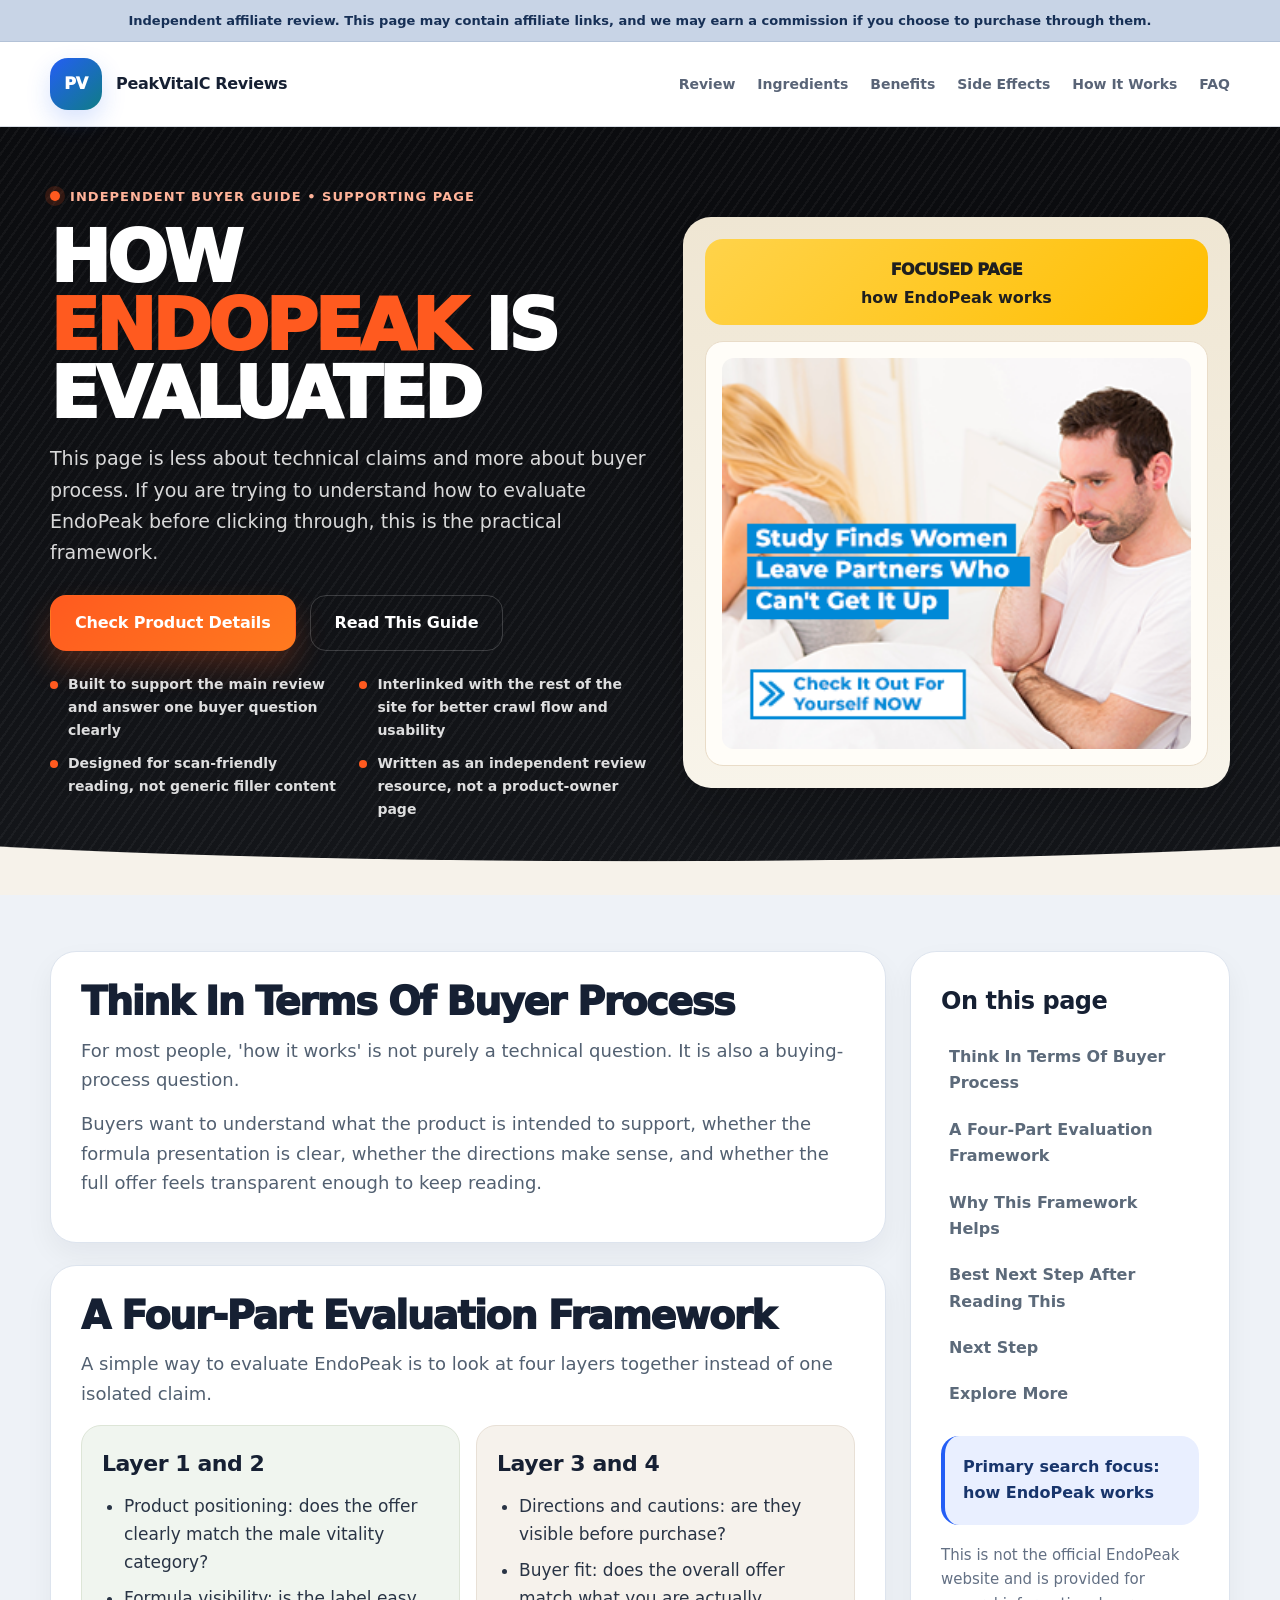
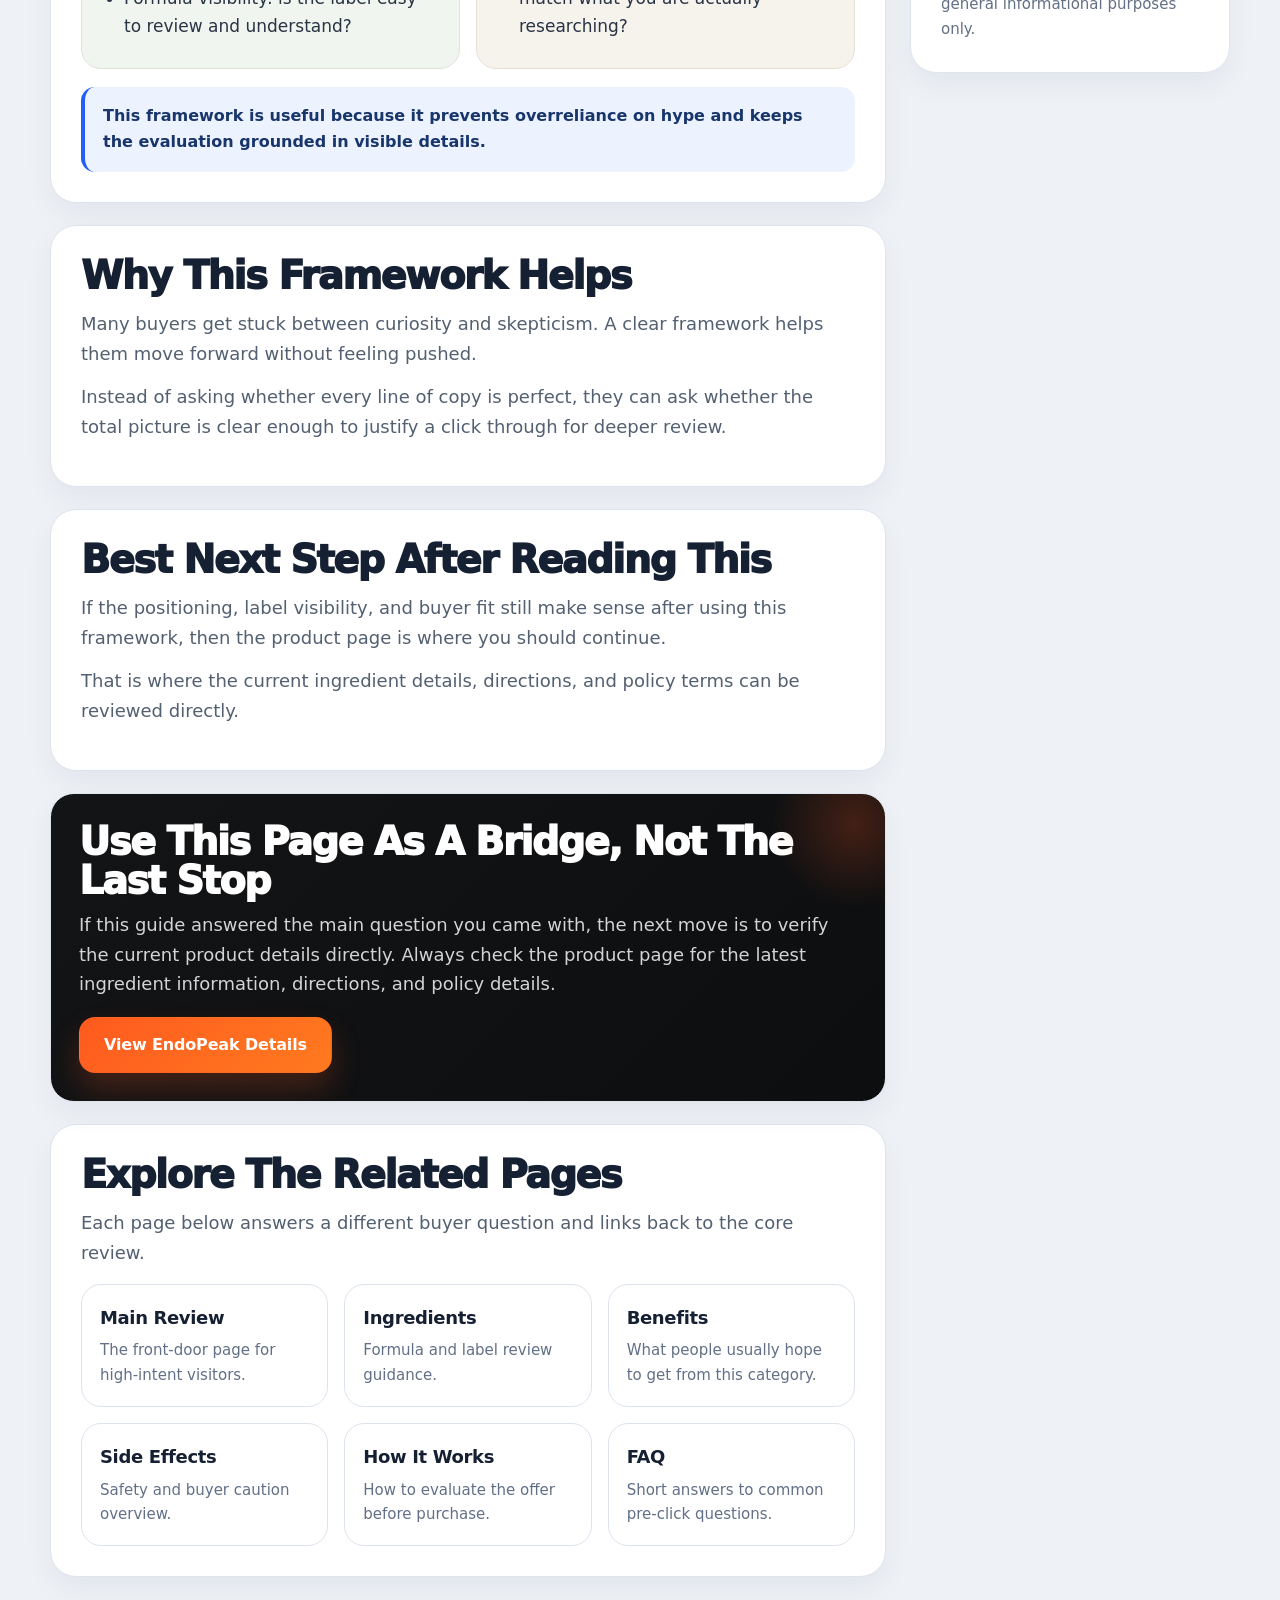
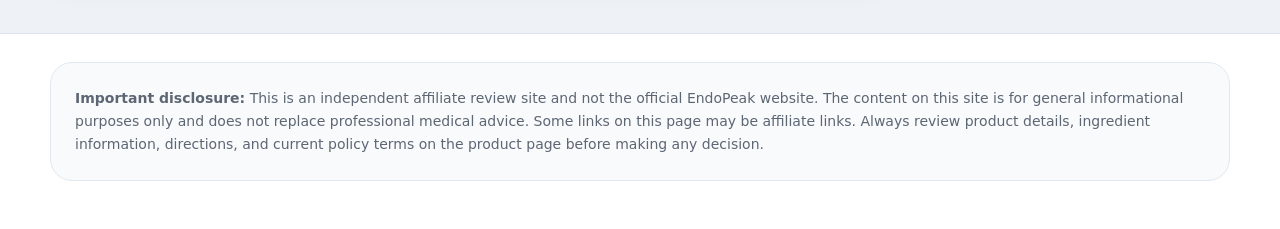
<file: how-it-works.html>
<!DOCTYPE html>
<html lang="en">
<head>
  <meta charset="UTF-8">
  <meta name="viewport" content="width=device-width, initial-scale=1.0">
  <title>How EndoPeak Works | A Practical Buyer Evaluation Guide</title>
  <meta name="description" content="Practical EndoPeak how-it-works guide covering how buyers usually evaluate this kind of supplement, what to verify first, and how to use the product page responsibly.">
  <meta name="robots" content="index,follow,max-image-preview:large">
  <meta name="author" content="PeakVitalC Reviews">
  <meta name="theme-color" content="#0b0c0f">
  <link rel="canonical" href="https://jotaguedes29-tech.github.io/endopeak-review/how-it-works.html">
  <meta property="og:type" content="website">
  <meta property="og:title" content="How EndoPeak Works | A Practical Buyer Evaluation Guide">
  <meta property="og:description" content="Practical EndoPeak how-it-works guide covering how buyers usually evaluate this kind of supplement, what to verify first, and how to use the product page responsibly.">
  <meta property="og:url" content="https://jotaguedes29-tech.github.io/endopeak-review/how-it-works.html">
  <meta property="og:site_name" content="PeakVitalC Reviews">
  <meta name="twitter:card" content="summary_large_image">
  <meta name="twitter:title" content="How EndoPeak Works | A Practical Buyer Evaluation Guide">
  <meta name="twitter:description" content="Practical EndoPeak how-it-works guide covering how buyers usually evaluate this kind of supplement, what to verify first, and how to use the product page responsibly.">
  <link rel="stylesheet" href="styles.css">
  <script type="application/ld+json">{"@context": "https://schema.org", "@type": "WebPage", "name": "How EndoPeak Works | A Practical Buyer Evaluation Guide", "description": "Practical EndoPeak how-it-works guide covering how buyers usually evaluate this kind of supplement, what to verify first, and how to use the product page responsibly.", "url": "https://jotaguedes29-tech.github.io/endopeak-review/how-it-works.html", "inLanguage": "en"}</script>
  <script type="application/ld+json">{"@context": "https://schema.org", "@type": "FAQPage", "mainEntity": [{"@type": "Question", "name": "What does 'how it works' mean in a buyer guide?", "acceptedAnswer": {"@type": "Answer", "text": "It means understanding how to evaluate the offer: its positioning, formula visibility, directions, and overall fit for your goals."}}, {"@type": "Question", "name": "Why is a process-based review useful?", "acceptedAnswer": {"@type": "Answer", "text": "Because it helps buyers reduce uncertainty without relying only on hype or only on isolated product claims."}}, {"@type": "Question", "name": "What should I do after using this framework?", "acceptedAnswer": {"@type": "Answer", "text": "If the offer still makes sense, move to the product page to review the current details directly."}}]}</script>
  
</head>
<body>
<div class="topbar">Independent affiliate review. This page may contain affiliate links, and we may earn a commission if you choose to purchase through them.</div>
<header class="site-header">
  <div class="container header-inner">
    <a class="brand" href="index.html">
      <span class="brand-mark">PV</span>
      <span>PeakVitalC Reviews</span>
    </a>
    <nav class="nav">
      <a href="index.html">Review</a>
      <a href="ingredients.html">Ingredients</a>
      <a href="benefits.html">Benefits</a>
      <a href="side-effects.html">Side Effects</a>
      <a href="how-it-works.html">How It Works</a>
      <a href="faq.html">FAQ</a>
    </nav>
  </div>
</header>

<main>
  <section class="hero">
    <div class="container hero-grid">
      <div>
        <div class="eyebrow">Independent Buyer Guide • Supporting Page</div>
        <h1>How <span class="accent">EndoPeak</span> Is Evaluated</h1>
        <p>This page is less about technical claims and more about buyer process. If you are trying to understand how to evaluate EndoPeak before clicking through, this is the practical framework.</p>
        <div class="hero-actions">
          <a class="btn btn-primary" href="https://e8955ao4pgyhjfrcw0tbtvvw8l.hop.clickbank.net" rel="nofollow sponsored" target="_blank">Check Product Details</a>
          <a class="btn btn-secondary" href="#main-content">Read This Guide</a>
        </div>
        <div class="hero-points">
          <div class="hero-point">Built to support the main review and answer one buyer question clearly</div>
          <div class="hero-point">Interlinked with the rest of the site for better crawl flow and usability</div>
          <div class="hero-point">Designed for scan-friendly reading, not generic filler content</div>
          <div class="hero-point">Written as an independent review resource, not a product-owner page</div>
        </div>
      </div>
      <aside class="visual-card">
        <div class="visual-head">
          Focused page
          <span>how EndoPeak works</span>
        </div>
        <div class="visual-image">
          <img src="assets/mini-banner2.png" alt="EndoPeak review banner" loading="eager">
        </div>
      </aside>
    </div>
  </section>

  <section class="layout" id="main-content">
    <div class="container layout-grid">
      <div class="stack">

        <article class="content-card" id="buyer-process">
          <h2>Think In Terms Of Buyer Process</h2>
<p>For most people, 'how it works' is not purely a technical question. It is also a buying-process question.</p><p>Buyers want to understand what the product is intended to support, whether the formula presentation is clear, whether the directions make sense, and whether the full offer feels transparent enough to keep reading.</p></article>
        <article class="content-card" id="four-part-check">
          <h2>A Four-Part Evaluation Framework</h2>
<p>A simple way to evaluate EndoPeak is to look at four layers together instead of one isolated claim.</p>
          <div class="compare">
            <div class="mini">
              <h3>Layer 1 and 2</h3>
              <ul><li>Product positioning: does the offer clearly match the male vitality category?</li><li>Formula visibility: is the label easy to review and understand?</li></ul>
            </div>
            <div class="mini alt">
              <h3>Layer 3 and 4</h3>
              <ul><li>Directions and cautions: are they visible before purchase?</li><li>Buyer fit: does the overall offer match what you are actually researching?</li></ul>
            </div>
          </div>
<div class="note">This framework is useful because it prevents overreliance on hype and keeps the evaluation grounded in visible details.</div></article>
        <article class="content-card" id="why-this-framework-helps">
          <h2>Why This Framework Helps</h2>
<p>Many buyers get stuck between curiosity and skepticism. A clear framework helps them move forward without feeling pushed.</p><p>Instead of asking whether every line of copy is perfect, they can ask whether the total picture is clear enough to justify a click through for deeper review.</p></article>
        <article class="content-card" id="best-next-step">
          <h2>Best Next Step After Reading This</h2>
<p>If the positioning, label visibility, and buyer fit still make sense after using this framework, then the product page is where you should continue.</p><p>That is where the current ingredient details, directions, and policy terms can be reviewed directly.</p></article>
        <article class="content-card cta-band" id="next-step">
          <h2>Use This Page As A Bridge, Not The Last Stop</h2>
          <p>
            If this guide answered the main question you came with, the next move is to verify the current product details directly.
            Always check the product page for the latest ingredient information, directions, and policy details.
          </p>
          <div class="hero-actions" style="margin-top:18px">
            <a class="btn btn-primary" href="https://e8955ao4pgyhjfrcw0tbtvvw8l.hop.clickbank.net" rel="nofollow sponsored" target="_blank">View EndoPeak Details</a>
          </div>
        </article>

        <article class="content-card" id="explore">
          <h2>Explore The Related Pages</h2>
          <p>Each page below answers a different buyer question and links back to the core review.</p>
          <div class="explore-grid">
            <a class="explore-card" href="index.html"><strong>Main Review</strong><p>The front-door page for high-intent visitors.</p></a>
            <a class="explore-card" href="ingredients.html"><strong>Ingredients</strong><p>Formula and label review guidance.</p></a>
            <a class="explore-card" href="benefits.html"><strong>Benefits</strong><p>What people usually hope to get from this category.</p></a>
            <a class="explore-card" href="side-effects.html"><strong>Side Effects</strong><p>Safety and buyer caution overview.</p></a>
            <a class="explore-card" href="how-it-works.html"><strong>How It Works</strong><p>How to evaluate the offer before purchase.</p></a>
            <a class="explore-card" href="faq.html"><strong>FAQ</strong><p>Short answers to common pre-click questions.</p></a>
          </div>
        </article>
      </div>

      <aside class="sidebar">
        <div class="sidebar-card">
          <h3>On this page</h3>
<a href="#buyer-process">Think In Terms Of Buyer Process</a><a href="#four-part-check">A Four-Part Evaluation Framework</a><a href="#why-this-framework-helps">Why This Framework Helps</a><a href="#best-next-step">Best Next Step After Reading This</a>
          <a href="#next-step">Next Step</a>
          <a href="#explore">Explore More</a>
          <div class="focus-box">
            Primary search focus:<br><strong>how EndoPeak works</strong>
          </div>
          <p style="margin:18px 0 0;color:#637084;font-size:15px;">
            This is not the official EndoPeak website and is provided for general informational purposes only.
          </p>
        </div>
      </aside>
    </div>
  </section>
</main>

<footer class="footer">
  <div class="container">
    <div class="footer-card">
      <strong>Important disclosure:</strong>
      This is an independent affiliate review site and not the official EndoPeak website. The content on this site is for general informational purposes only and does not replace professional medical advice. Some links on this page may be affiliate links. Always review product details, ingredient information, directions, and current policy terms on the product page before making any decision.
    </div>
  </div>
</footer>
<div class="sticky-mobile">
  <a class="btn btn-primary" href="https://e8955ao4pgyhjfrcw0tbtvvw8l.hop.clickbank.net" rel="nofollow sponsored" target="_blank">Check Product Details</a>
</div>
</body>
</html>
</file>
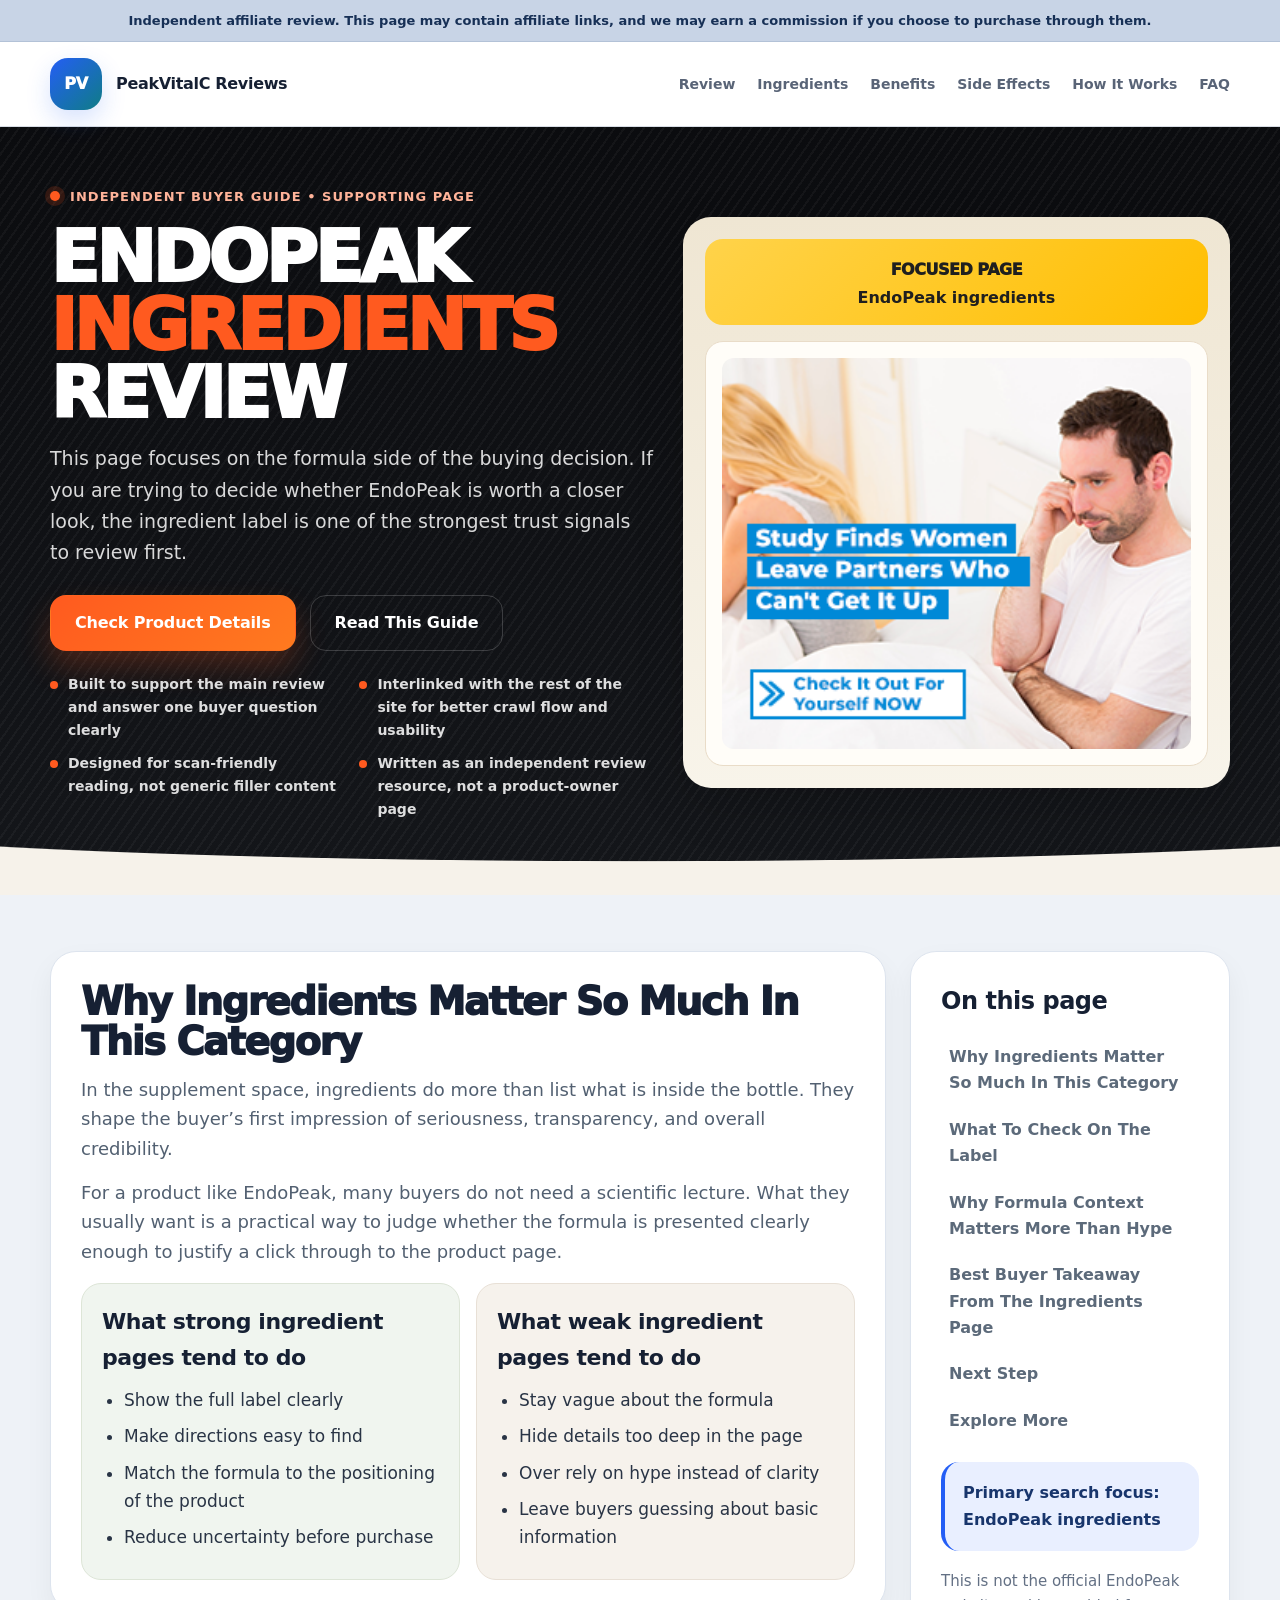
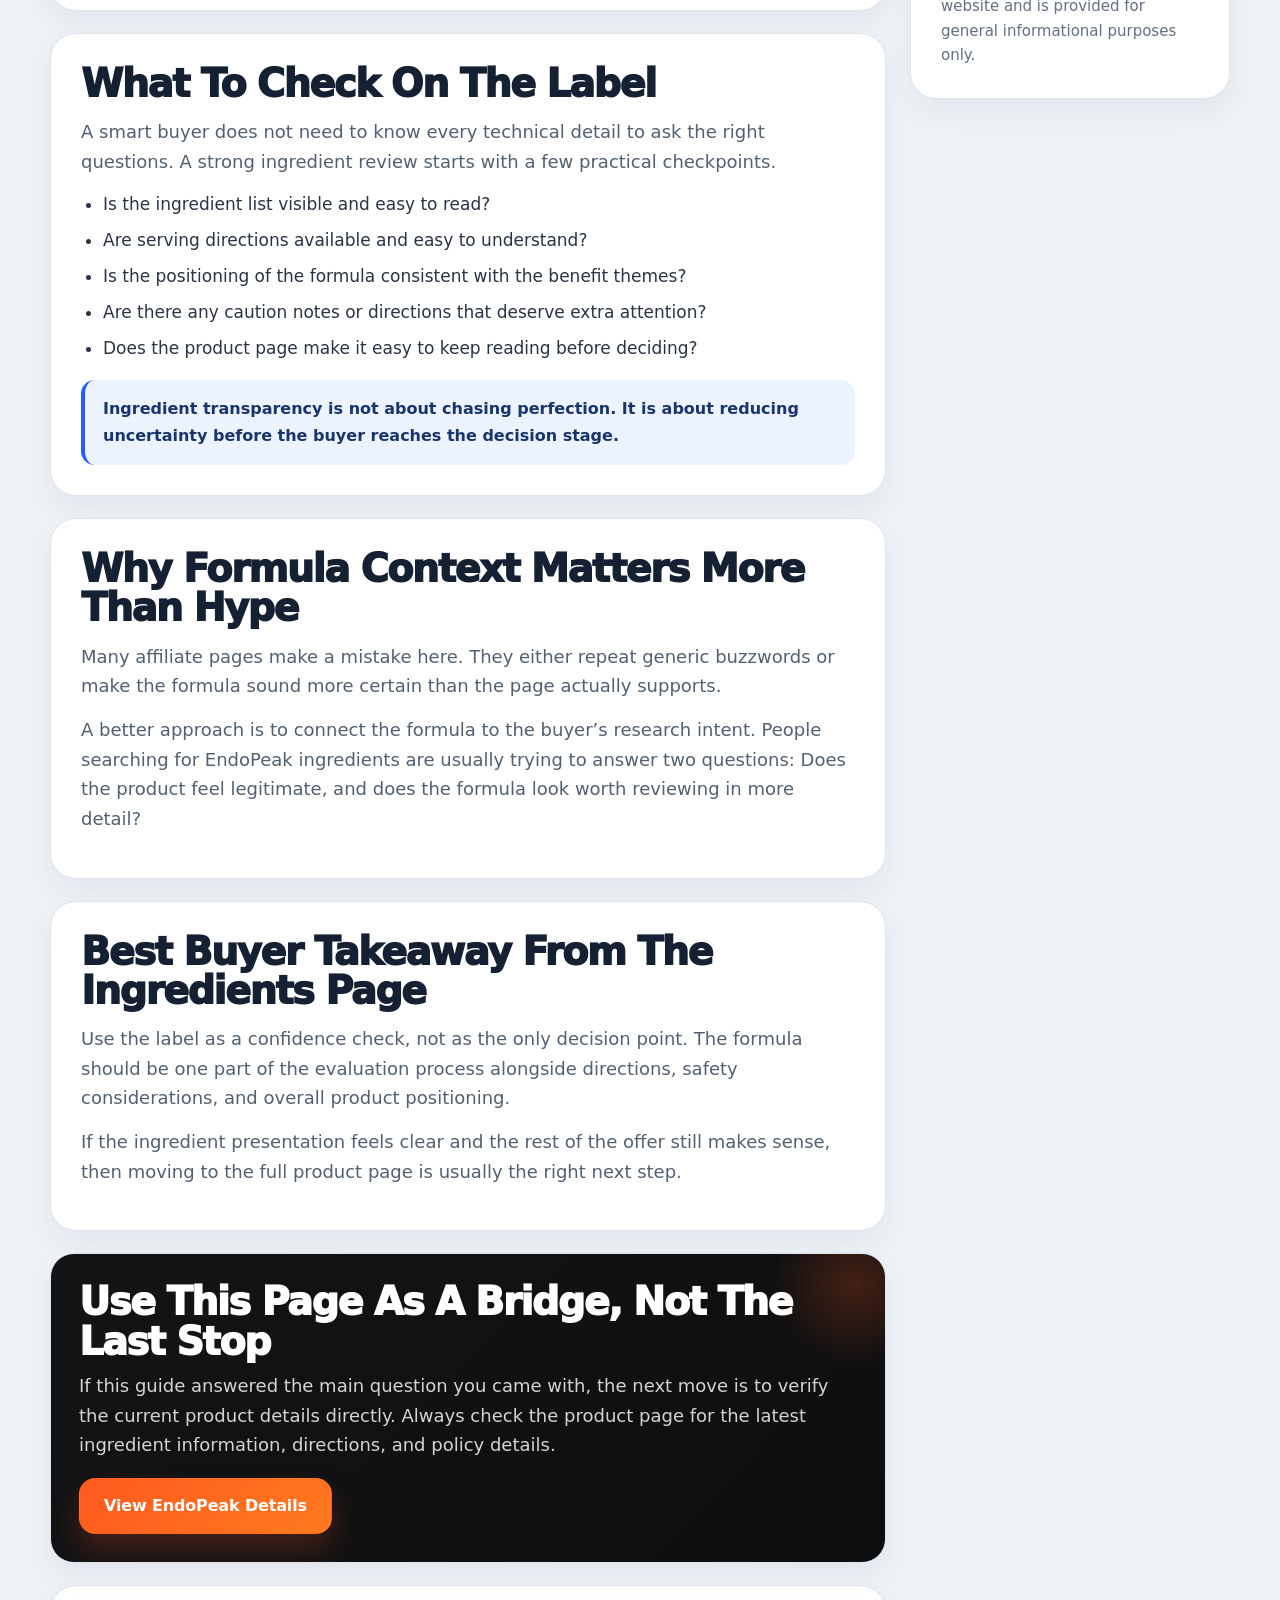
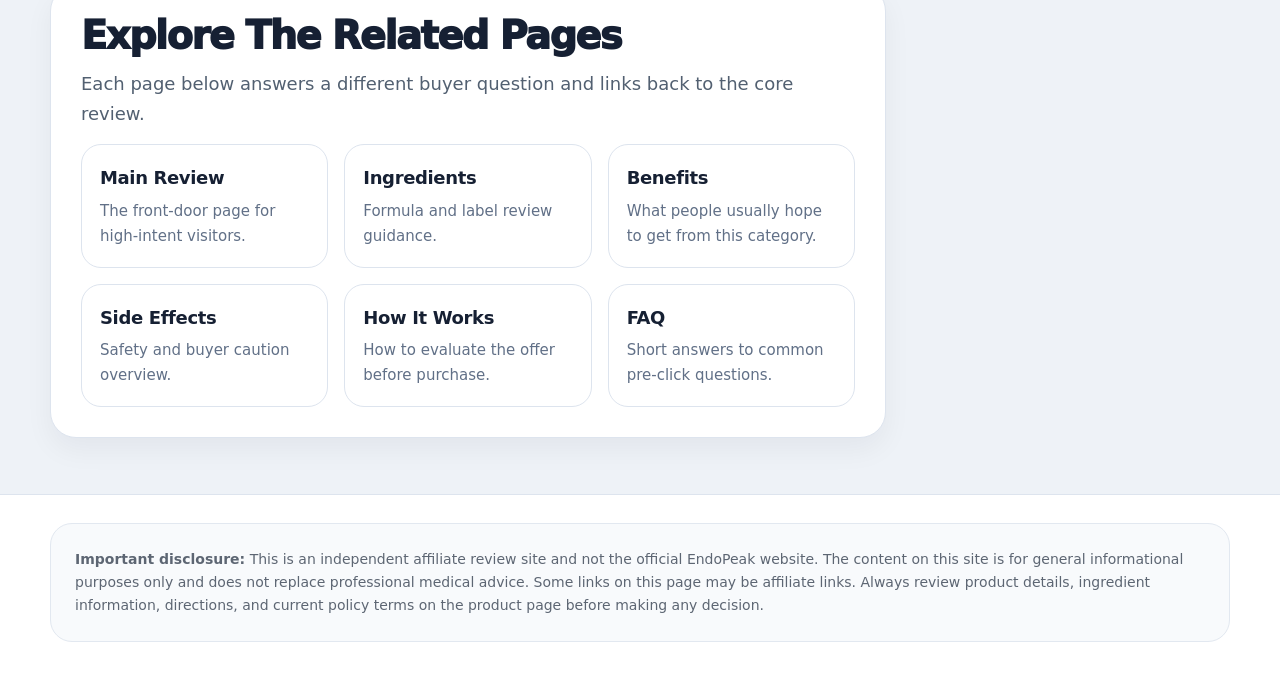
<file: ingredients.html>
<!DOCTYPE html>
<html lang="en">
<head>
  <meta charset="UTF-8">
  <meta name="viewport" content="width=device-width, initial-scale=1.0">
  <title>EndoPeak Ingredients Review | What To Look For On The Label</title>
  <meta name="description" content="A practical EndoPeak ingredients guide covering what buyers should check on the label, how to think about formula transparency, and why ingredient context matters.">
  <meta name="robots" content="index,follow,max-image-preview:large">
  <meta name="author" content="PeakVitalC Reviews">
  <meta name="theme-color" content="#0b0c0f">
  <link rel="canonical" href="https://jotaguedes29-tech.github.io/endopeak-review/ingredients.html">
  <meta property="og:type" content="website">
  <meta property="og:title" content="EndoPeak Ingredients Review | What To Look For On The Label">
  <meta property="og:description" content="A practical EndoPeak ingredients guide covering what buyers should check on the label, how to think about formula transparency, and why ingredient context matters.">
  <meta property="og:url" content="https://jotaguedes29-tech.github.io/endopeak-review/ingredients.html">
  <meta property="og:site_name" content="PeakVitalC Reviews">
  <meta name="twitter:card" content="summary_large_image">
  <meta name="twitter:title" content="EndoPeak Ingredients Review | What To Look For On The Label">
  <meta name="twitter:description" content="A practical EndoPeak ingredients guide covering what buyers should check on the label, how to think about formula transparency, and why ingredient context matters.">
  <link rel="stylesheet" href="styles.css">
  <script type="application/ld+json">{"@context": "https://schema.org", "@type": "WebPage", "name": "EndoPeak Ingredients Review | What To Look For On The Label", "description": "A practical EndoPeak ingredients guide covering what buyers should check on the label, how to think about formula transparency, and why ingredient context matters.", "url": "https://jotaguedes29-tech.github.io/endopeak-review/ingredients.html", "inLanguage": "en"}</script>
  <script type="application/ld+json">{"@context": "https://schema.org", "@type": "FAQPage", "mainEntity": [{"@type": "Question", "name": "Why are ingredients so important when reviewing EndoPeak?", "acceptedAnswer": {"@type": "Answer", "text": "Ingredients are one of the clearest trust signals for buyers because they show whether the formula is presented transparently and whether the offer feels serious."}}, {"@type": "Question", "name": "What should I look for on the EndoPeak label?", "acceptedAnswer": {"@type": "Answer", "text": "Start with visibility of the full ingredient list, serving directions, caution notes, and whether the formula presentation is easy to understand."}}, {"@type": "Question", "name": "Can ingredients alone tell me whether EndoPeak is right for me?", "acceptedAnswer": {"@type": "Answer", "text": "No. Ingredients are important, but they should be considered alongside directions, safety context, and the overall product presentation."}}]}</script>
  
</head>
<body>
<div class="topbar">Independent affiliate review. This page may contain affiliate links, and we may earn a commission if you choose to purchase through them.</div>
<header class="site-header">
  <div class="container header-inner">
    <a class="brand" href="index.html">
      <span class="brand-mark">PV</span>
      <span>PeakVitalC Reviews</span>
    </a>
    <nav class="nav">
      <a href="index.html">Review</a>
      <a href="ingredients.html">Ingredients</a>
      <a href="benefits.html">Benefits</a>
      <a href="side-effects.html">Side Effects</a>
      <a href="how-it-works.html">How It Works</a>
      <a href="faq.html">FAQ</a>
    </nav>
  </div>
</header>

<main>
  <section class="hero">
    <div class="container hero-grid">
      <div>
        <div class="eyebrow">Independent Buyer Guide • Supporting Page</div>
        <h1>EndoPeak <span class="accent">Ingredients</span> Review</h1>
        <p>This page focuses on the formula side of the buying decision. If you are trying to decide whether EndoPeak is worth a closer look, the ingredient label is one of the strongest trust signals to review first.</p>
        <div class="hero-actions">
          <a class="btn btn-primary" href="https://e8955ao4pgyhjfrcw0tbtvvw8l.hop.clickbank.net" rel="nofollow sponsored" target="_blank">Check Product Details</a>
          <a class="btn btn-secondary" href="#main-content">Read This Guide</a>
        </div>
        <div class="hero-points">
          <div class="hero-point">Built to support the main review and answer one buyer question clearly</div>
          <div class="hero-point">Interlinked with the rest of the site for better crawl flow and usability</div>
          <div class="hero-point">Designed for scan-friendly reading, not generic filler content</div>
          <div class="hero-point">Written as an independent review resource, not a product-owner page</div>
        </div>
      </div>
      <aside class="visual-card">
        <div class="visual-head">
          Focused page
          <span>EndoPeak ingredients</span>
        </div>
        <div class="visual-image">
          <img src="assets/mini-banner2.png" alt="EndoPeak review banner" loading="eager">
        </div>
      </aside>
    </div>
  </section>

  <section class="layout" id="main-content">
    <div class="container layout-grid">
      <div class="stack">

        <article class="content-card" id="why-ingredients-matter">
          <h2>Why Ingredients Matter So Much In This Category</h2>
<p>In the supplement space, ingredients do more than list what is inside the bottle. They shape the buyer’s first impression of seriousness, transparency, and overall credibility.</p><p>For a product like EndoPeak, many buyers do not need a scientific lecture. What they usually want is a practical way to judge whether the formula is presented clearly enough to justify a click through to the product page.</p>
          <div class="compare">
            <div class="mini">
              <h3>What strong ingredient pages tend to do</h3>
              <ul><li>Show the full label clearly</li><li>Make directions easy to find</li><li>Match the formula to the positioning of the product</li><li>Reduce uncertainty before purchase</li></ul>
            </div>
            <div class="mini alt">
              <h3>What weak ingredient pages tend to do</h3>
              <ul><li>Stay vague about the formula</li><li>Hide details too deep in the page</li><li>Over rely on hype instead of clarity</li><li>Leave buyers guessing about basic information</li></ul>
            </div>
          </div>
</article>
        <article class="content-card" id="what-to-check">
          <h2>What To Check On The Label</h2>
<p>A smart buyer does not need to know every technical detail to ask the right questions. A strong ingredient review starts with a few practical checkpoints.</p><ul><li>Is the ingredient list visible and easy to read?</li><li>Are serving directions available and easy to understand?</li><li>Is the positioning of the formula consistent with the benefit themes?</li><li>Are there any caution notes or directions that deserve extra attention?</li><li>Does the product page make it easy to keep reading before deciding?</li></ul><div class="note">Ingredient transparency is not about chasing perfection. It is about reducing uncertainty before the buyer reaches the decision stage.</div></article>
        <article class="content-card" id="formula-context">
          <h2>Why Formula Context Matters More Than Hype</h2>
<p>Many affiliate pages make a mistake here. They either repeat generic buzzwords or make the formula sound more certain than the page actually supports.</p><p>A better approach is to connect the formula to the buyer’s research intent. People searching for EndoPeak ingredients are usually trying to answer two questions: Does the product feel legitimate, and does the formula look worth reviewing in more detail?</p></article>
        <article class="content-card" id="buyer-takeaway">
          <h2>Best Buyer Takeaway From The Ingredients Page</h2>
<p>Use the label as a confidence check, not as the only decision point. The formula should be one part of the evaluation process alongside directions, safety considerations, and overall product positioning.</p><p>If the ingredient presentation feels clear and the rest of the offer still makes sense, then moving to the full product page is usually the right next step.</p></article>
        <article class="content-card cta-band" id="next-step">
          <h2>Use This Page As A Bridge, Not The Last Stop</h2>
          <p>
            If this guide answered the main question you came with, the next move is to verify the current product details directly.
            Always check the product page for the latest ingredient information, directions, and policy details.
          </p>
          <div class="hero-actions" style="margin-top:18px">
            <a class="btn btn-primary" href="https://e8955ao4pgyhjfrcw0tbtvvw8l.hop.clickbank.net" rel="nofollow sponsored" target="_blank">View EndoPeak Details</a>
          </div>
        </article>

        <article class="content-card" id="explore">
          <h2>Explore The Related Pages</h2>
          <p>Each page below answers a different buyer question and links back to the core review.</p>
          <div class="explore-grid">
            <a class="explore-card" href="index.html"><strong>Main Review</strong><p>The front-door page for high-intent visitors.</p></a>
            <a class="explore-card" href="ingredients.html"><strong>Ingredients</strong><p>Formula and label review guidance.</p></a>
            <a class="explore-card" href="benefits.html"><strong>Benefits</strong><p>What people usually hope to get from this category.</p></a>
            <a class="explore-card" href="side-effects.html"><strong>Side Effects</strong><p>Safety and buyer caution overview.</p></a>
            <a class="explore-card" href="how-it-works.html"><strong>How It Works</strong><p>How to evaluate the offer before purchase.</p></a>
            <a class="explore-card" href="faq.html"><strong>FAQ</strong><p>Short answers to common pre-click questions.</p></a>
          </div>
        </article>
      </div>

      <aside class="sidebar">
        <div class="sidebar-card">
          <h3>On this page</h3>
<a href="#why-ingredients-matter">Why Ingredients Matter So Much In This Category</a><a href="#what-to-check">What To Check On The Label</a><a href="#formula-context">Why Formula Context Matters More Than Hype</a><a href="#buyer-takeaway">Best Buyer Takeaway From The Ingredients Page</a>
          <a href="#next-step">Next Step</a>
          <a href="#explore">Explore More</a>
          <div class="focus-box">
            Primary search focus:<br><strong>EndoPeak ingredients</strong>
          </div>
          <p style="margin:18px 0 0;color:#637084;font-size:15px;">
            This is not the official EndoPeak website and is provided for general informational purposes only.
          </p>
        </div>
      </aside>
    </div>
  </section>
</main>

<footer class="footer">
  <div class="container">
    <div class="footer-card">
      <strong>Important disclosure:</strong>
      This is an independent affiliate review site and not the official EndoPeak website. The content on this site is for general informational purposes only and does not replace professional medical advice. Some links on this page may be affiliate links. Always review product details, ingredient information, directions, and current policy terms on the product page before making any decision.
    </div>
  </div>
</footer>
<div class="sticky-mobile">
  <a class="btn btn-primary" href="https://e8955ao4pgyhjfrcw0tbtvvw8l.hop.clickbank.net" rel="nofollow sponsored" target="_blank">Check Product Details</a>
</div>
</body>
</html>
</file>
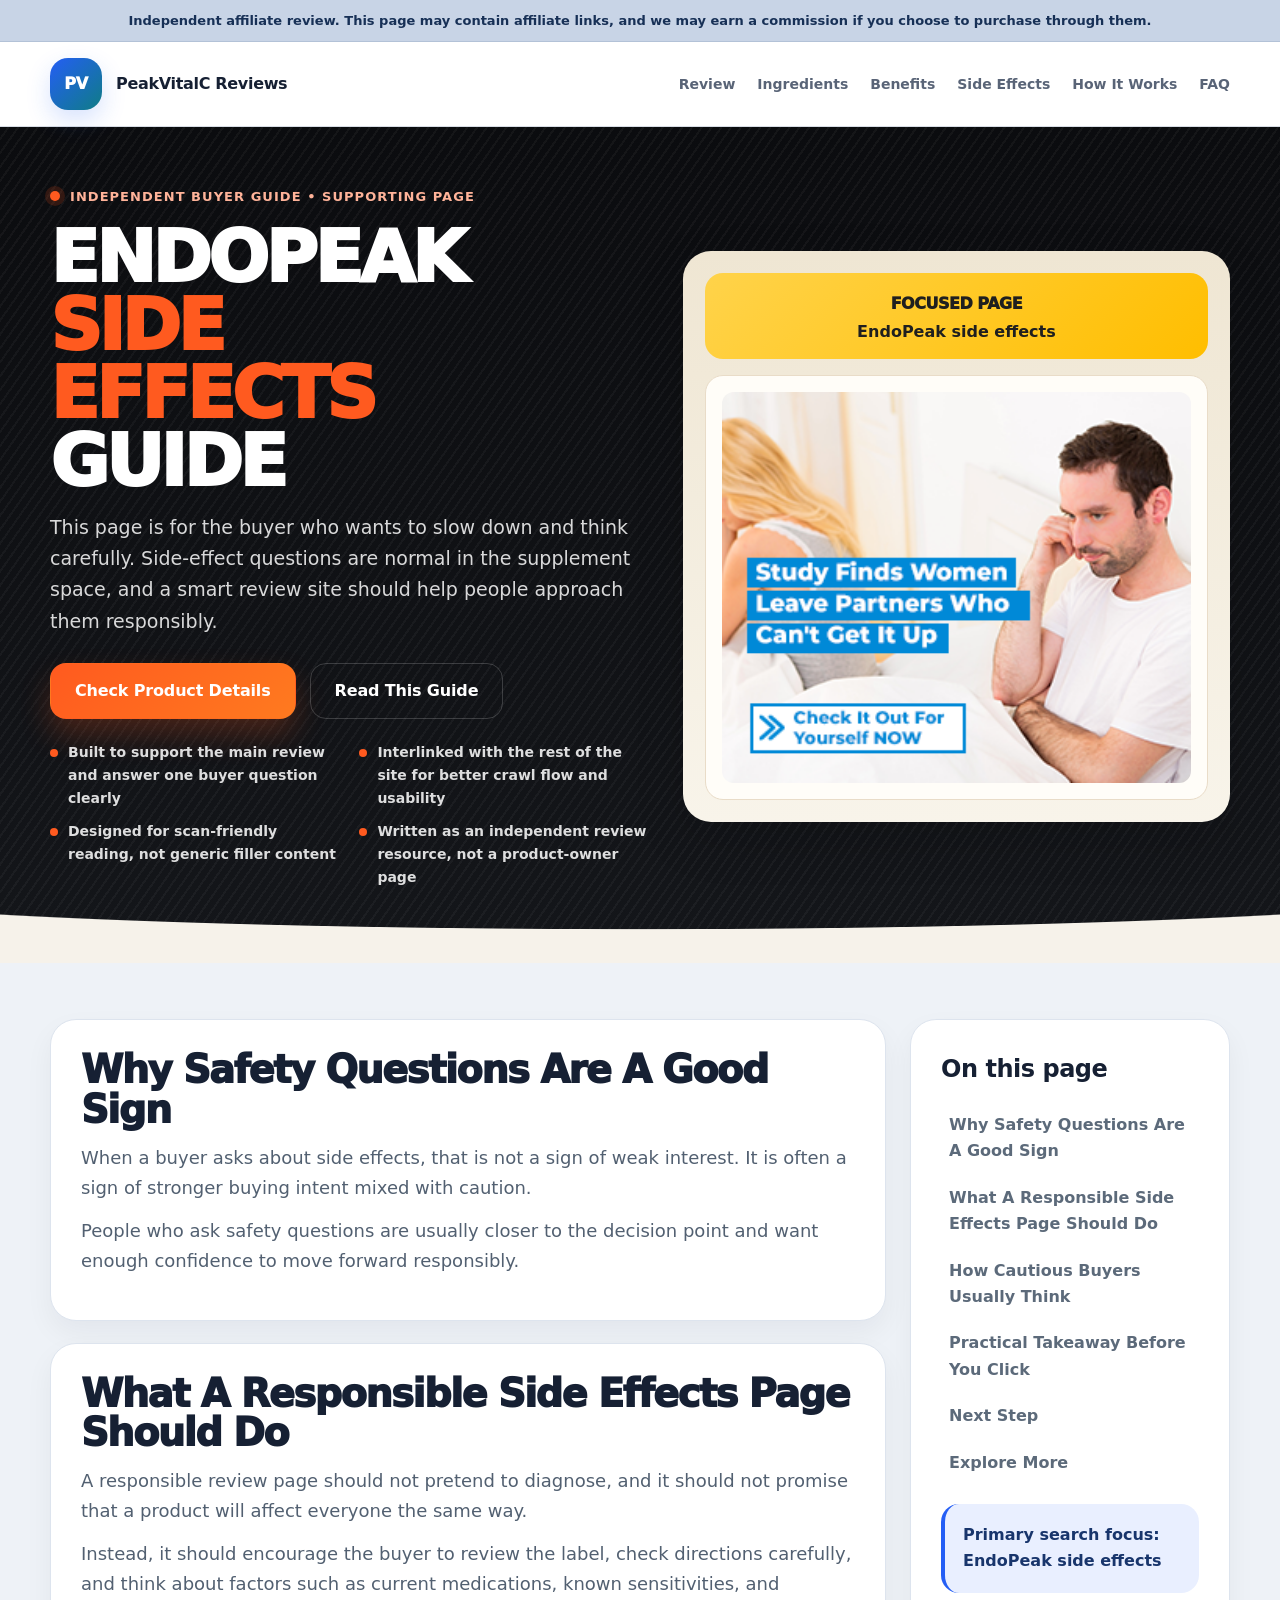
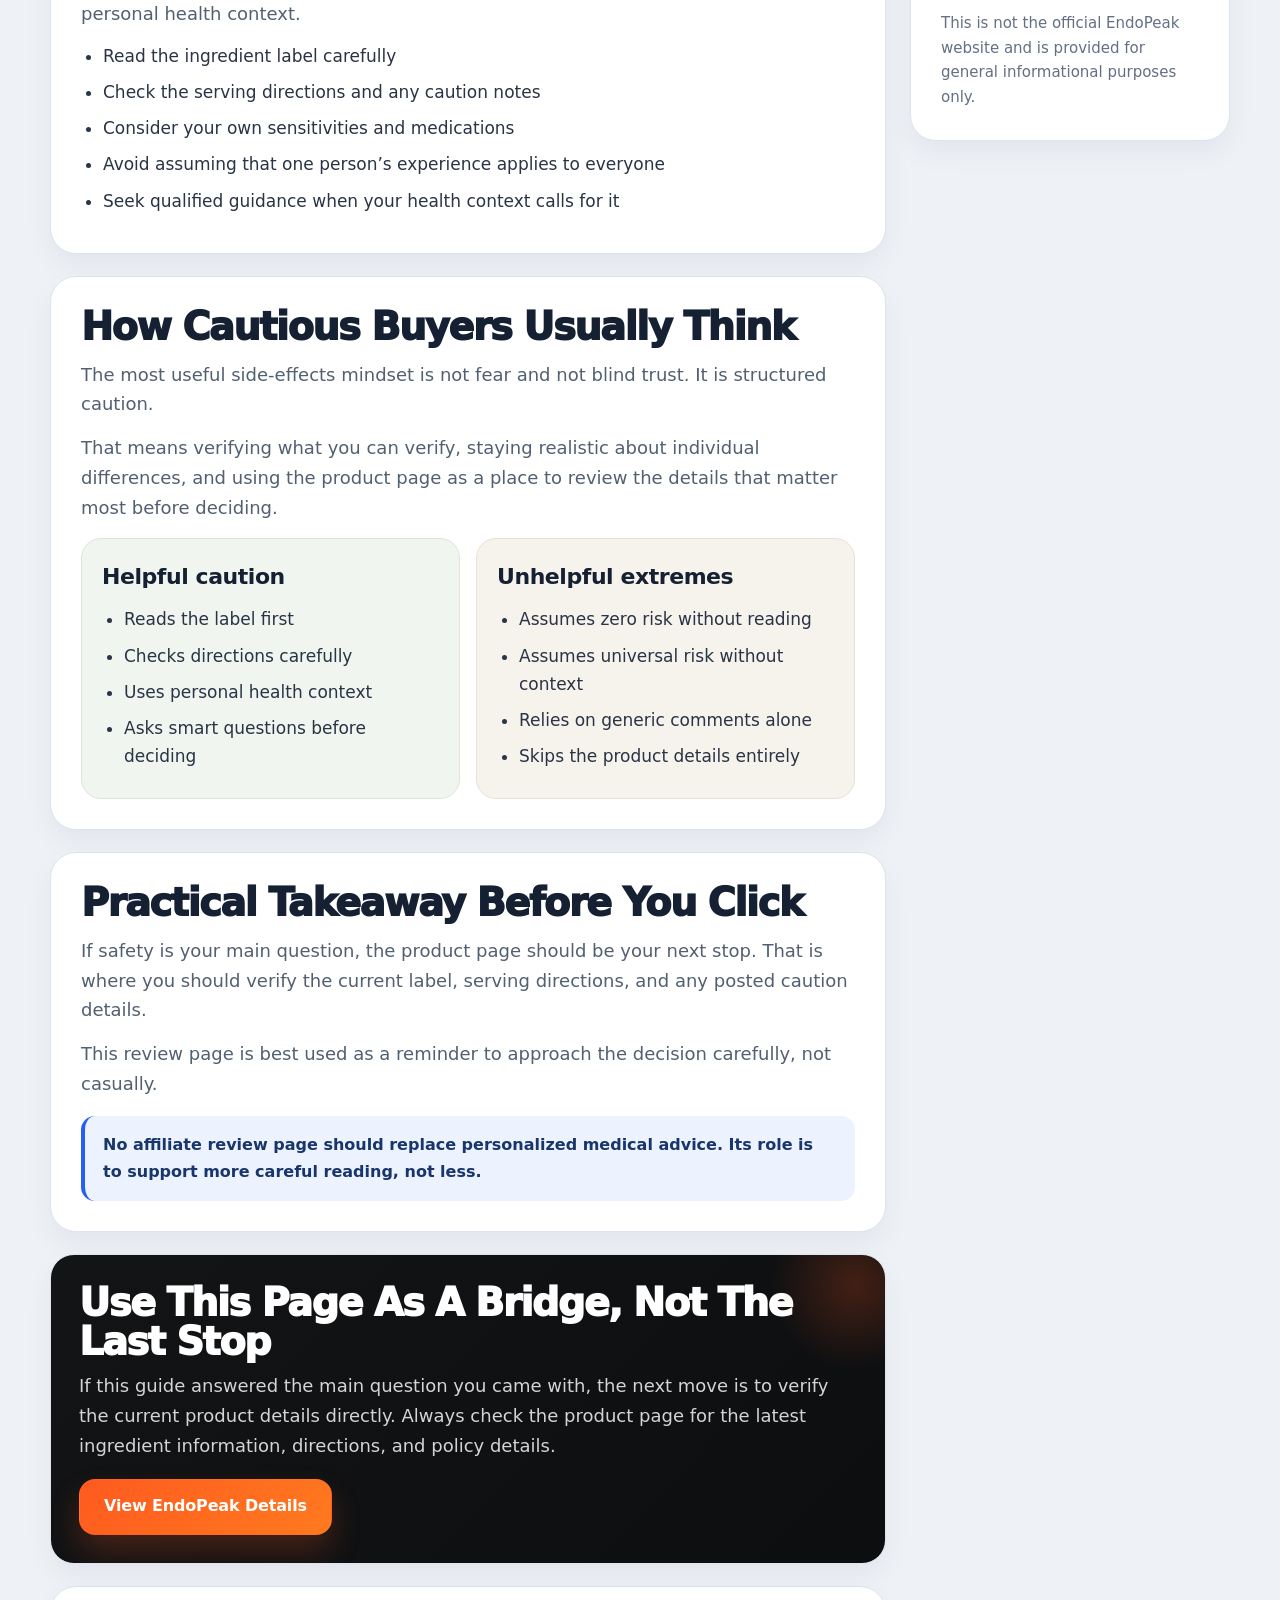
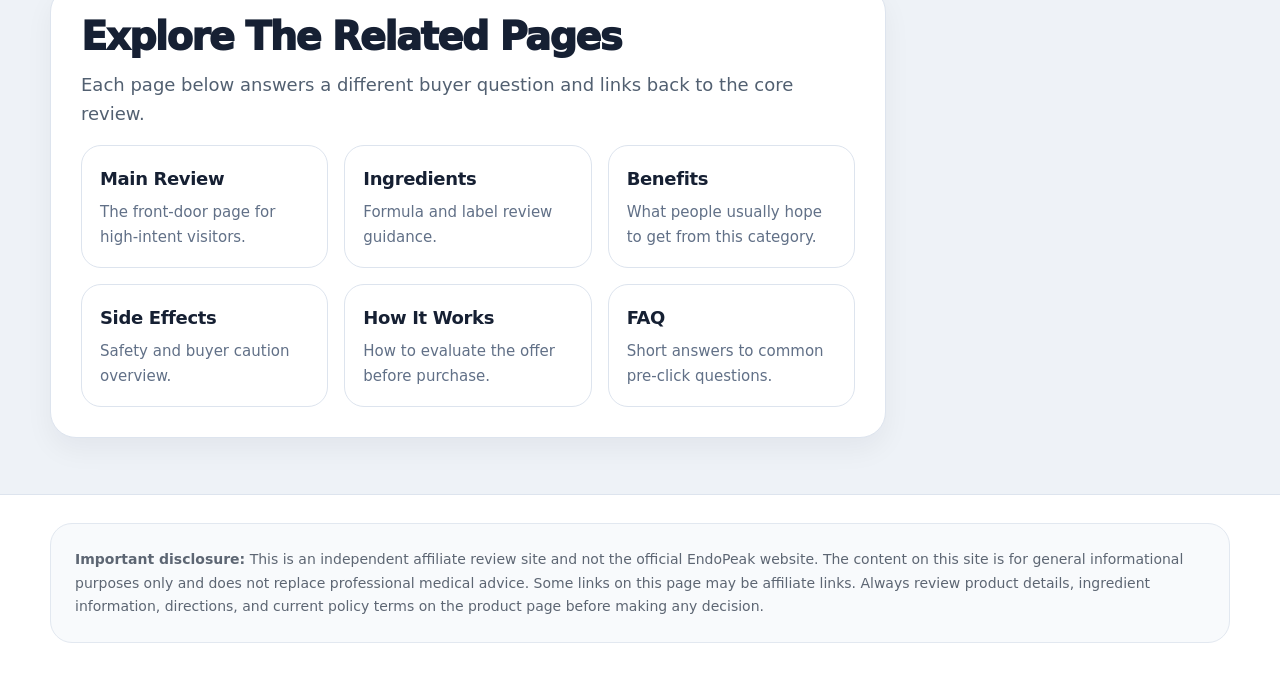
<file: side-effects.html>
<!DOCTYPE html>
<html lang="en">
<head>
  <meta charset="UTF-8">
  <meta name="viewport" content="width=device-width, initial-scale=1.0">
  <title>EndoPeak Side Effects Guide | Safety Questions Buyers Should Review</title>
  <meta name="description" content="Independent EndoPeak side effects guide covering practical safety questions, why label review matters, and how cautious buyers should think before clicking through.">
  <meta name="robots" content="index,follow,max-image-preview:large">
  <meta name="author" content="PeakVitalC Reviews">
  <meta name="theme-color" content="#0b0c0f">
  <link rel="canonical" href="https://jotaguedes29-tech.github.io/endopeak-review/side-effects.html">
  <meta property="og:type" content="website">
  <meta property="og:title" content="EndoPeak Side Effects Guide | Safety Questions Buyers Should Review">
  <meta property="og:description" content="Independent EndoPeak side effects guide covering practical safety questions, why label review matters, and how cautious buyers should think before clicking through.">
  <meta property="og:url" content="https://jotaguedes29-tech.github.io/endopeak-review/side-effects.html">
  <meta property="og:site_name" content="PeakVitalC Reviews">
  <meta name="twitter:card" content="summary_large_image">
  <meta name="twitter:title" content="EndoPeak Side Effects Guide | Safety Questions Buyers Should Review">
  <meta name="twitter:description" content="Independent EndoPeak side effects guide covering practical safety questions, why label review matters, and how cautious buyers should think before clicking through.">
  <link rel="stylesheet" href="styles.css">
  <script type="application/ld+json">{"@context": "https://schema.org", "@type": "WebPage", "name": "EndoPeak Side Effects Guide | Safety Questions Buyers Should Review", "description": "Independent EndoPeak side effects guide covering practical safety questions, why label review matters, and how cautious buyers should think before clicking through.", "url": "https://jotaguedes29-tech.github.io/endopeak-review/side-effects.html", "inLanguage": "en"}</script>
  <script type="application/ld+json">{"@context": "https://schema.org", "@type": "FAQPage", "mainEntity": [{"@type": "Question", "name": "Are side effects always the same for everyone?", "acceptedAnswer": {"@type": "Answer", "text": "No. People can respond differently based on their own health profile, medications, sensitivities, and routine."}}, {"@type": "Question", "name": "What should I check first if I am concerned about side effects?", "acceptedAnswer": {"@type": "Answer", "text": "Start with the ingredient label, directions, and any caution notes on the product page."}}, {"@type": "Question", "name": "Can a review page replace medical advice?", "acceptedAnswer": {"@type": "Answer", "text": "No. A review page can help you ask better questions, but it does not replace guidance from a qualified professional."}}]}</script>
  
</head>
<body>
<div class="topbar">Independent affiliate review. This page may contain affiliate links, and we may earn a commission if you choose to purchase through them.</div>
<header class="site-header">
  <div class="container header-inner">
    <a class="brand" href="index.html">
      <span class="brand-mark">PV</span>
      <span>PeakVitalC Reviews</span>
    </a>
    <nav class="nav">
      <a href="index.html">Review</a>
      <a href="ingredients.html">Ingredients</a>
      <a href="benefits.html">Benefits</a>
      <a href="side-effects.html">Side Effects</a>
      <a href="how-it-works.html">How It Works</a>
      <a href="faq.html">FAQ</a>
    </nav>
  </div>
</header>

<main>
  <section class="hero">
    <div class="container hero-grid">
      <div>
        <div class="eyebrow">Independent Buyer Guide • Supporting Page</div>
        <h1>EndoPeak <span class="accent">Side Effects</span> Guide</h1>
        <p>This page is for the buyer who wants to slow down and think carefully. Side-effect questions are normal in the supplement space, and a smart review site should help people approach them responsibly.</p>
        <div class="hero-actions">
          <a class="btn btn-primary" href="https://e8955ao4pgyhjfrcw0tbtvvw8l.hop.clickbank.net" rel="nofollow sponsored" target="_blank">Check Product Details</a>
          <a class="btn btn-secondary" href="#main-content">Read This Guide</a>
        </div>
        <div class="hero-points">
          <div class="hero-point">Built to support the main review and answer one buyer question clearly</div>
          <div class="hero-point">Interlinked with the rest of the site for better crawl flow and usability</div>
          <div class="hero-point">Designed for scan-friendly reading, not generic filler content</div>
          <div class="hero-point">Written as an independent review resource, not a product-owner page</div>
        </div>
      </div>
      <aside class="visual-card">
        <div class="visual-head">
          Focused page
          <span>EndoPeak side effects</span>
        </div>
        <div class="visual-image">
          <img src="assets/mini-banner2.png" alt="EndoPeak review banner" loading="eager">
        </div>
      </aside>
    </div>
  </section>

  <section class="layout" id="main-content">
    <div class="container layout-grid">
      <div class="stack">

        <article class="content-card" id="why-safety-questions-are-normal">
          <h2>Why Safety Questions Are A Good Sign</h2>
<p>When a buyer asks about side effects, that is not a sign of weak interest. It is often a sign of stronger buying intent mixed with caution.</p><p>People who ask safety questions are usually closer to the decision point and want enough confidence to move forward responsibly.</p></article>
        <article class="content-card" id="what-side-effects-page-should-do">
          <h2>What A Responsible Side Effects Page Should Do</h2>
<p>A responsible review page should not pretend to diagnose, and it should not promise that a product will affect everyone the same way.</p><p>Instead, it should encourage the buyer to review the label, check directions carefully, and think about factors such as current medications, known sensitivities, and personal health context.</p><ul><li>Read the ingredient label carefully</li><li>Check the serving directions and any caution notes</li><li>Consider your own sensitivities and medications</li><li>Avoid assuming that one person’s experience applies to everyone</li><li>Seek qualified guidance when your health context calls for it</li></ul></article>
        <article class="content-card" id="how-to-think-cautiously">
          <h2>How Cautious Buyers Usually Think</h2>
<p>The most useful side-effects mindset is not fear and not blind trust. It is structured caution.</p><p>That means verifying what you can verify, staying realistic about individual differences, and using the product page as a place to review the details that matter most before deciding.</p>
          <div class="compare">
            <div class="mini">
              <h3>Helpful caution</h3>
              <ul><li>Reads the label first</li><li>Checks directions carefully</li><li>Uses personal health context</li><li>Asks smart questions before deciding</li></ul>
            </div>
            <div class="mini alt">
              <h3>Unhelpful extremes</h3>
              <ul><li>Assumes zero risk without reading</li><li>Assumes universal risk without context</li><li>Relies on generic comments alone</li><li>Skips the product details entirely</li></ul>
            </div>
          </div>
</article>
        <article class="content-card" id="practical-takeaway">
          <h2>Practical Takeaway Before You Click</h2>
<p>If safety is your main question, the product page should be your next stop. That is where you should verify the current label, serving directions, and any posted caution details.</p><p>This review page is best used as a reminder to approach the decision carefully, not casually.</p><div class="note">No affiliate review page should replace personalized medical advice. Its role is to support more careful reading, not less.</div></article>
        <article class="content-card cta-band" id="next-step">
          <h2>Use This Page As A Bridge, Not The Last Stop</h2>
          <p>
            If this guide answered the main question you came with, the next move is to verify the current product details directly.
            Always check the product page for the latest ingredient information, directions, and policy details.
          </p>
          <div class="hero-actions" style="margin-top:18px">
            <a class="btn btn-primary" href="https://e8955ao4pgyhjfrcw0tbtvvw8l.hop.clickbank.net" rel="nofollow sponsored" target="_blank">View EndoPeak Details</a>
          </div>
        </article>

        <article class="content-card" id="explore">
          <h2>Explore The Related Pages</h2>
          <p>Each page below answers a different buyer question and links back to the core review.</p>
          <div class="explore-grid">
            <a class="explore-card" href="index.html"><strong>Main Review</strong><p>The front-door page for high-intent visitors.</p></a>
            <a class="explore-card" href="ingredients.html"><strong>Ingredients</strong><p>Formula and label review guidance.</p></a>
            <a class="explore-card" href="benefits.html"><strong>Benefits</strong><p>What people usually hope to get from this category.</p></a>
            <a class="explore-card" href="side-effects.html"><strong>Side Effects</strong><p>Safety and buyer caution overview.</p></a>
            <a class="explore-card" href="how-it-works.html"><strong>How It Works</strong><p>How to evaluate the offer before purchase.</p></a>
            <a class="explore-card" href="faq.html"><strong>FAQ</strong><p>Short answers to common pre-click questions.</p></a>
          </div>
        </article>
      </div>

      <aside class="sidebar">
        <div class="sidebar-card">
          <h3>On this page</h3>
<a href="#why-safety-questions-are-normal">Why Safety Questions Are A Good Sign</a><a href="#what-side-effects-page-should-do">What A Responsible Side Effects Page Should Do</a><a href="#how-to-think-cautiously">How Cautious Buyers Usually Think</a><a href="#practical-takeaway">Practical Takeaway Before You Click</a>
          <a href="#next-step">Next Step</a>
          <a href="#explore">Explore More</a>
          <div class="focus-box">
            Primary search focus:<br><strong>EndoPeak side effects</strong>
          </div>
          <p style="margin:18px 0 0;color:#637084;font-size:15px;">
            This is not the official EndoPeak website and is provided for general informational purposes only.
          </p>
        </div>
      </aside>
    </div>
  </section>
</main>

<footer class="footer">
  <div class="container">
    <div class="footer-card">
      <strong>Important disclosure:</strong>
      This is an independent affiliate review site and not the official EndoPeak website. The content on this site is for general informational purposes only and does not replace professional medical advice. Some links on this page may be affiliate links. Always review product details, ingredient information, directions, and current policy terms on the product page before making any decision.
    </div>
  </div>
</footer>
<div class="sticky-mobile">
  <a class="btn btn-primary" href="https://e8955ao4pgyhjfrcw0tbtvvw8l.hop.clickbank.net" rel="nofollow sponsored" target="_blank">Check Product Details</a>
</div>
</body>
</html>
</file>
<file: styles.css>
:root{
  --bg:#0b0c0f;
  --bg-2:#131419;
  --ink:#101218;
  --text:#162033;
  --muted:#647188;
  --surface:#f6f2ea;
  --surface-2:#ffffff;
  --surface-3:#eef2f7;
  --line:#dde4ee;
  --line-dark:#2a2d33;
  --orange:#ff5a1f;
  --orange-2:#ff7a1f;
  --gold:#ffbe00;
  --blue:#245ef5;
  --teal:#0f7c86;
  --cream:#efe6d3;
  --ok:#0d8b55;
  --radius:24px;
  --shadow:0 18px 50px rgba(0,0,0,.14);
  --max:1180px;
}
*{box-sizing:border-box}
html{scroll-behavior:smooth}
body{
  margin:0;
  font-family:Inter, ui-sans-serif, system-ui, -apple-system, Segoe UI, Roboto, Arial, sans-serif;
  color:var(--text);
  background:var(--surface);
  line-height:1.65;
}
img{max-width:100%;display:block}
a{text-decoration:none;color:inherit}
.container{width:min(var(--max), calc(100% - 32px)); margin:0 auto}

.topbar{
  background:#c8d4e6;
  color:#173056;
  border-bottom:1px solid #b3c2d7;
  font-size:13px;
  font-weight:700;
  text-align:center;
  padding:10px 16px;
}
.site-header{
  position:sticky;
  top:0;
  z-index:60;
  background:rgba(255,255,255,.96);
  border-bottom:1px solid #d8dde5;
  backdrop-filter:blur(10px);
}
.header-inner{
  display:flex;
  align-items:center;
  justify-content:space-between;
  gap:18px;
  padding:16px 0;
}
.brand{
  display:flex;
  align-items:center;
  gap:14px;
  font-weight:900;
  letter-spacing:-0.02em;
}
.brand-mark{
  width:52px;height:52px;border-radius:18px;
  display:grid;place-items:center;
  background:linear-gradient(135deg,var(--blue),var(--teal));
  color:#fff;font-weight:1000;
  box-shadow:0 10px 24px rgba(36,94,245,.18);
}
.nav{
  display:flex;align-items:center;gap:22px;
  color:#596477;font-size:14px;font-weight:800;
}
.nav a:hover{color:#111827}
.hero{
  position:relative;
  overflow:hidden;
  color:#fff;
  background:
    repeating-linear-gradient(-55deg, rgba(255,255,255,.04) 0, rgba(255,255,255,.04) 2px, transparent 2px, transparent 8px),
    linear-gradient(180deg,#0b0c0f 0%, #14161a 100%);
  padding:56px 0 74px;
}
.hero::after{
  content:"";
  position:absolute; left:0; right:0; bottom:-1px; height:86px;
  background:radial-gradient(120% 100% at 50% 0%, transparent 59%, var(--surface) 60%);
}
.hero-grid{
  position:relative;z-index:2;
  display:grid;
  grid-template-columns:1.05fr .95fr;
  gap:28px;
  align-items:center;
}
.eyebrow{
  display:inline-flex;align-items:center;gap:10px;
  color:#ffb399;font-size:13px;font-weight:900;
  letter-spacing:.08em;text-transform:uppercase;
  margin-bottom:16px;
}
.eyebrow::before{
  content:""; width:10px;height:10px;border-radius:50%;
  background:var(--orange);
  box-shadow:0 0 0 5px rgba(255,90,31,.16);
}
h1,h2,h3{margin:0}
.hero h1{
  font-size:clamp(42px,5.6vw,78px);
  line-height:.95; letter-spacing:-.05em; font-weight:1000;
  text-transform:uppercase; max-width:10.2ch; margin:0 0 16px;
}
.hero h1 .accent,.accent{color:var(--orange)}
.hero p{
  margin:0; max-width:63ch; color:rgba(255,255,255,.84); font-size:19px;
}
.hero-actions{
  display:flex;flex-wrap:wrap;gap:14px;margin-top:26px;
}
.btn{
  display:inline-flex;align-items:center;justify-content:center;
  min-height:56px; padding:0 24px; border-radius:16px;
  font-weight:900; letter-spacing:-.01em; border:1px solid transparent;
  transition:.18s ease;
}
.btn-primary{
  color:#fff; background:linear-gradient(135deg,var(--orange),var(--orange-2));
  box-shadow:0 16px 30px rgba(255,90,31,.22);
}
.btn-primary:hover{transform:translateY(-1px)}
.btn-secondary{
  color:#fff;background:transparent;border-color:rgba(255,255,255,.18);
}
.hero-points{
  margin-top:22px; display:grid; grid-template-columns:repeat(2,minmax(0,1fr));
  gap:10px 14px; max-width:720px;
}
.hero-point{
  display:flex;align-items:flex-start;gap:10px;
  color:rgba(255,255,255,.86); font-weight:700; font-size:14px;
}
.hero-point::before{
  content:""; width:8px;height:8px;border-radius:50%; background:var(--orange);
  margin-top:8px; flex:0 0 auto;
}
.visual-card{
  background:linear-gradient(180deg,var(--cream),#f8f4ea);
  border-radius:28px; padding:22px; box-shadow:var(--shadow);
  position:relative;
}
.visual-head{
  background:linear-gradient(135deg,#ffd34a,var(--gold));
  color:#1f1f1f; border-radius:18px; padding:18px 18px 14px;
  text-align:center; font-weight:1000; text-transform:uppercase;
  letter-spacing:-.03em; margin-bottom:16px;
}
.visual-head span{
  display:block; font-size:16px; font-weight:800; text-transform:none; letter-spacing:0; margin-top:2px;
}
.visual-image{
  background:#fffdf8; border:1px solid #e9dcc8; border-radius:18px; padding:16px;
}
.visual-image img{width:min(100%,520px); margin:0 auto; border-radius:12px}
.trust-strip{
  background:#efefef; border-top:1px solid #ded9d0; border-bottom:1px solid #ded9d0;
  padding:18px 0 10px;
}
.trust-row{
  display:flex; flex-wrap:wrap; gap:14px; justify-content:center;
}
.trust-badge{
  border:2px solid #6b6b6b; color:#404040; border-radius:999px;
  padding:10px 16px; font-size:13px; font-weight:900; text-transform:uppercase;
  background:#f8f8f8;
}
.section-dark{
  background:
    repeating-linear-gradient(-55deg, rgba(255,255,255,.03) 0, rgba(255,255,255,.03) 2px, transparent 2px, transparent 8px),
    linear-gradient(180deg,#0f1013 0%, #0b0b0d 100%);
  color:#fff; padding:72px 0;
}
.split-card{
  background:#f5f2eb; color:var(--text); border-radius:28px; padding:28px;
  display:grid; grid-template-columns:1.05fr .95fr; gap:24px; box-shadow:var(--shadow);
}
.split-card p{font-size:18px; color:#3c4552}
.split-card img{width:min(100%,420px); margin:0 auto}
.split-card .big-title{
  font-size:clamp(32px,4vw,54px); line-height:1.02; letter-spacing:-.04em; font-weight:1000; text-transform:uppercase; margin:0 0 14px;
}
.section-light{
  background:linear-gradient(180deg,#eef1f5 0%, #f5f6f8 100%); padding:64px 0;
}
.section-head{text-align:center; margin-bottom:28px}
.section-head h2{
  font-size:clamp(34px,4vw,64px); line-height:.98; letter-spacing:-.045em; font-weight:1000; text-transform:uppercase; margin:0 0 10px;
}
.section-head p{margin:0 auto; color:#5d6673; max-width:760px; font-size:18px}
.grid-3{
  display:grid; grid-template-columns:repeat(3,1fr); gap:20px;
}
.info-card,.content-card,.sidebar-card{
  background:#fff; border:1px solid #dde4ee; border-radius:26px; padding:30px;
  box-shadow:0 12px 28px rgba(16,24,40,.05);
}
.info-card h3{font-size:28px; line-height:1.05; letter-spacing:-.03em; margin:0 0 12px}
.info-card p{margin:0; color:#616975}
.layout{background:#eef2f7; padding:56px 0}
.layout-grid{
  display:grid; grid-template-columns:1fr 320px; gap:24px; align-items:start;
}
.stack{display:grid; gap:22px}
.content-card h2{
  font-size:clamp(28px,3vw,52px); line-height:1.02; letter-spacing:-.04em; font-weight:1000; margin:0 0 14px;
}
.content-card p{color:#526071; font-size:18px; margin:0 0 14px}
.content-card ul{margin:0; padding-left:22px}
.content-card li{margin:8px 0; color:#293445; font-size:17px}
.lead{font-size:20px;color:#3f4d60}
.compare{
  display:grid; grid-template-columns:1fr 1fr; gap:16px; margin-top:16px;
}
.mini{
  border-radius:20px; padding:20px; border:1px solid #dde5d7; background:#f0f5ef;
}
.mini.alt{border-color:#e8e0d6; background:#f6f2ec}
.mini h3{font-size:22px; letter-spacing:-.02em; margin:0 0 10px}
.note{
  margin-top:18px; padding:16px 18px; border-left:4px solid var(--blue);
  border-radius:14px; background:#edf2ff; color:#18356c; font-weight:700;
}
.inline-card-grid{
  display:grid; grid-template-columns:repeat(2,1fr); gap:16px; margin-top:10px;
}
.small-card{
  background:#f8fafc; border:1px solid #e3e8ef; border-radius:20px; padding:18px;
}
.small-card h4{
  margin:0 0 8px; font-size:18px; letter-spacing:-.02em;
}
.small-card p{margin:0; font-size:16px; color:#5a677a}
.link-row{
  display:flex; flex-wrap:wrap; gap:10px; margin-top:18px;
}
.chip{
  padding:9px 13px; border-radius:999px; background:#f7f9fc; border:1px solid #dde5ef;
  color:#334155; font-size:13px; font-weight:800;
}
.cta-band{
  background:linear-gradient(135deg,#131416,#0d0e10); color:#fff; border-radius:24px;
  padding:28px; position:relative; overflow:hidden;
}
.cta-band::after{
  content:""; position:absolute; right:-60px; top:-60px; width:180px; height:180px;
  border-radius:50%; background:radial-gradient(circle, rgba(255,90,31,.22), transparent 66%);
}
.cta-band h2{color:#fff; margin-bottom:10px}
.cta-band p{color:rgba(255,255,255,.82); margin-bottom:0}
.faq{display:grid; gap:14px; margin-top:6px}
details{
  border:1px solid #dde4ee; border-radius:18px; background:#fff; padding:0 18px; overflow:hidden;
}
summary{
  list-style:none; cursor:pointer; font-weight:900; padding:18px 0; position:relative;
  padding-right:26px; font-size:18px; color:#1c2738;
}
summary::-webkit-details-marker{display:none}
summary::after{
  content:"+"; position:absolute; right:0; top:13px; font-size:28px; color:var(--orange);
}
details[open] summary::after{content:"–"}
details p{margin:0 0 18px; color:#5d6673; font-size:17px}
.sidebar{position:sticky; top:92px}
.sidebar-card h3{font-size:24px; letter-spacing:-.02em; margin:0 0 12px}
.sidebar-card a{
  display:block; padding:10px 8px; color:#5c6a7a; font-size:16px; font-weight:800; border-radius:12px;
}
.sidebar-card a:hover{background:#f3f6fb; color:#111827}
.focus-box{
  margin-top:18px; background:#e9efff; border-left:4px solid var(--blue); border-radius:18px;
  padding:18px; color:#18356c; font-weight:800;
}
.explore-grid{
  display:grid; grid-template-columns:repeat(3,1fr); gap:16px; margin-top:16px;
}
.explore-card{
  background:#fff; border:1px solid #dde4ee; border-radius:20px; padding:18px;
}
.explore-card strong{display:block; margin-bottom:6px; font-size:18px; letter-spacing:-.02em}
.explore-card p{margin:0; font-size:15px; color:#617087}
.footer{
  background:#fff; border-top:1px solid #dde4ee; padding:28px 0 48px;
}
.footer-card{
  background:#f8fafc; border:1px solid #e2e8f0; border-radius:22px; padding:24px;
  color:#5d6673; font-size:14px;
}
.sticky-mobile{display:none}

@media (max-width: 980px){
  .hero-grid,.split-card,.layout-grid,.grid-3,.explore-grid,.inline-card-grid{
    grid-template-columns:1fr;
  }
  .sidebar{position:static}
  .hero h1{max-width:none}
}
@media (max-width: 720px){
  .nav{display:none}
  .hero-points,.compare{grid-template-columns:1fr}
  .hero{padding-top:36px;padding-bottom:52px}
  .visual-card,.content-card,.sidebar-card,.split-card,.info-card{padding:22px}
  .sticky-mobile{
    display:block; position:sticky; bottom:14px; z-index:70; padding:0 16px 16px;
  }
  .sticky-mobile .btn{width:100%}
}
</file>
